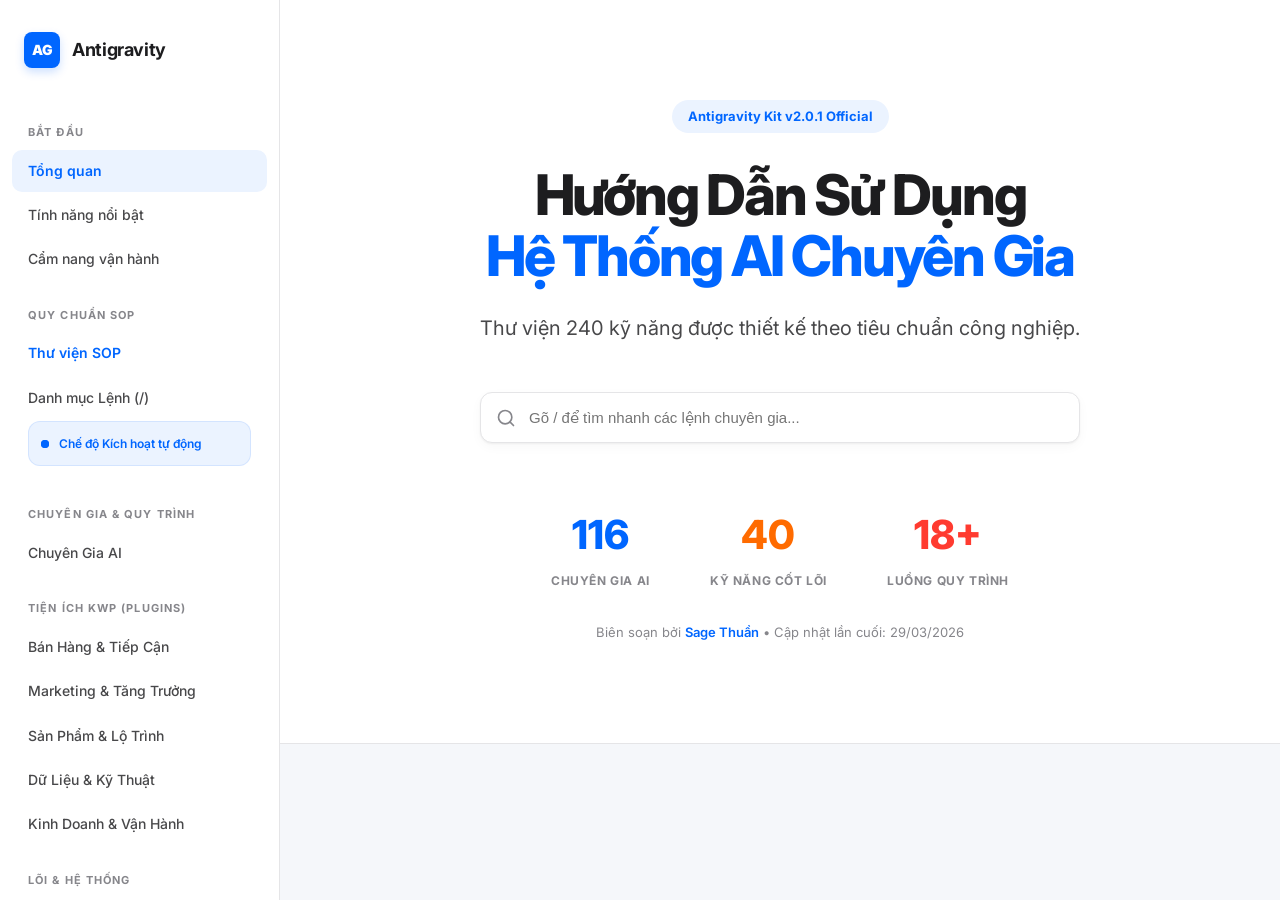
<file: index.html>
<!DOCTYPE html>
<html lang="vi">
<head>
  <meta charset="UTF-8">
  <meta name="viewport" content="width=device-width, initial-scale=1.0">
  <title>Antigravity Skills Guide — Hướng Dẫn Sử Dụng 240 Skills</title>
  
  <!-- Fonts -->
  <link rel="preconnect" href="https://fonts.googleapis.com">
  <link rel="preconnect" href="https://fonts.gstatic.com" crossorigin>
  <link href="https://fonts.googleapis.com/css2?family=Inter:wght@400;500;600;700;800&family=Plus+Jakarta+Sans:wght@700;800&family=JetBrains+Mono:wght@500;600&display=swap" rel="stylesheet">
  
  <link rel="stylesheet" href="style.css?v=1.0.2">
</head>
<body>

<div id="app-frame">
  <!-- Sidebar Navigation -->
  <!-- Sidebar Navigation -->
  <aside class="sidebar" id="sidebar">
    <div class="sidebar-logo">
      <div class="logo-box">AG</div>
      <span class="logo-text">Antigravity</span>
    </div>
    
    <nav class="sidebar-nav">

      <div class="nav-label">Bắt đầu</div>
      <a href="#hero" class="nav-link active" id="nav-hero">Tổng quan</a>
      <a href="#features" class="nav-link" id="nav-features">Tính năng nổi bật</a>
      <a href="#guide" class="nav-link" id="nav-guide">Cẩm nang vận hành</a>
      
      <div class="nav-label">Quy chuẩn SOP</div>
      <a href="#sop-library" class="nav-link" id="nav-sop-library" style="color:var(--primary); font-weight:600">Thư viện SOP</a>
      <a href="#slash-commands" class="nav-link" id="nav-slash-commands">Danh mục Lệnh (/)</a>
      
      <div class="automation-status">
        <div class="pulse-dot"></div>
        <span>Chế độ Kích hoạt tự động</span>
      </div>
      
      <div class="nav-label">Chuyên Gia & Quy Trình</div>
      <a href="#agencies" class="nav-link" id="nav-agencies">Chuyên Gia AI</a>
      
      <div class="nav-label">Tiện Ích KWP (Plugins)</div>
      <a href="#kwp-sales" class="nav-link" id="nav-kwp-sales">Bán Hàng & Tiếp Cận</a>
      <a href="#kwp-marketing" class="nav-link" id="nav-kwp-marketing">Marketing & Tăng Trưởng</a>
      <a href="#kwp-product" class="nav-link" id="nav-kwp-product">Sản Phẩm & Lộ Trình</a>
      <a href="#kwp-eng" class="nav-link" id="nav-kwp-eng">Dữ Liệu & Kỹ Thuật</a>
      <a href="#kwp-biz" class="nav-link" id="nav-kwp-biz">Kinh Doanh & Vận Hành</a>
      
      <div class="nav-label">Lõi & Hệ Thống</div>
      <a href="#tech" class="nav-link" id="nav-tech">Mẫu Kỹ Thuật</a>
      <a href="#awf" class="nav-link" id="nav-awf">Quy Trình AWF</a>
                                                                                            </nav>
  </aside>

  <!-- Main Content -->
  <main class="main">
    
    <!-- Hero Section -->
    <section class="hero js-section" id="hero">
      <div class="hero-label">Antigravity Kit v2.0.1 Official</div>
      <h1 class="hero-title">Hướng Dẫn Sử Dụng<br><span>Hệ Thống AI Chuyên Gia</span></h1>
      <p class="hero-version">
        Thư viện 240 kỹ năng được thiết kế theo tiêu chuẩn công nghiệp.
      </p>

      <!-- Search Bar Visual -->
      <div style="max-width: 600px; margin: 40px auto; position: relative;">
        <input type="text" id="searchInput" placeholder="Gõ / để tìm nhanh các lệnh chuyên gia..." style="width:100%; padding:16px 24px 16px 48px; border-radius:12px; border:1px solid var(--border); background:var(--bg-white); font-size:15px; outline:none; transition: border-color 0.2s; box-shadow: var(--shadow);">
        <svg xmlns="http://www.w3.org/2000/svg" width="20" height="20" viewBox="0 0 24 24" fill="none" stroke="var(--text-dim)" stroke-width="2" stroke-linecap="round" stroke-linejoin="round" style="position:absolute; left:16px; top:16px"><circle cx="11" cy="11" r="8"/><path d="m21 21-4.3-4.3"/></svg>
        
        <!-- Suggestions Dropdown -->
        <div id="searchSuggestions" class="suggestions-dropdown"></div>
      </div>
      
      <div class="hero-stats">
        <div class="stat-item">
          <div class="stat-value blue">116</div>
          <div class="stat-label">Chuyên Gia AI</div>
        </div>
        <div class="stat-item">
          <div class="stat-value orange">40</div>
          <div class="stat-label">Kỹ Năng Cốt Lõi</div>
        </div>
        <div class="stat-item">
          <div class="stat-value red">18+</div>
          <div class="stat-label">Luồng Quy Trình</div>
        </div>
      </div>

      <p style="font-size:13px; margin-top:32px; color:var(--text-dim)">
        Biên soạn bởi <a href="https://zalo.me/g/igkywu632" target="_blank" style="color:var(--primary); font-weight:600; text-decoration:none">Sage Thuần</a> • Cập nhật lần cuối: 29/03/2026
      </p>
    </section>

    <!-- Comparison Section -->
    <section class="content-section js-section hidden-section" id="features">
      <h2 class="section-title">Tại sao chọn Antigravity Kit?</h2>
      <table class="comparison-table">
        <thead>
          <tr>
            <th>Thách thức hiện tại</th>
            <th>Giải pháp với Antigravity</th>
          </tr>
        </thead>
        <tbody>
          <tr>
            <td class="td-no-skill">AI phản hồi hời hợt, không đúng chuyên môn sâu.</td>
            <td class="td-with-skill">Triệu hồi đúng <strong>Expert Persona</strong> (Dev, Legal, HR...) cho từng tác vụ.</td>
          </tr>
          <tr>
            <td class="td-no-skill">Mất quá nhiều thời gian để viết prompt hướng dẫn.</td>
            <td class="td-with-skill">Dùng <code>/commands</code> để kích hoạt quy trình tự động hóa 100%.</td>
          </tr>
          <tr>
            <td class="td-no-skill">Kết quả đầu ra không nhất quán, khó sử dụng ngay.</td>
            <td class="td-with-skill">Định dạng chuẩn công nghiệp (JSON, Markdown, Docs) sắc nét.</td>
          </tr>
        </tbody>
      </table>

      <div style="display:grid; grid-template-columns: 1fr 1fr; gap:20px;">
        <div class="feature-card">
          <div class="tag-badge blue">Auto-trigger</div>
          <div class="card-title">Kích hoạt thông minh</div>
          <p class="card-text">Hệ thống tự động nhận diện ý định và kích hoạt kỹ năng phù hợp mà không cần bạn phải nhớ tên lệnh.</p>
        </div>

        <div class="feature-card">
          <div class="tag-badge red">Manual Control</div>
          <div class="card-title">Lệnh điều khiển trực tiếp</div>
          <p class="card-text">Sử dụng các lệnh <code>/</code> để can thiệp sâu vào quy trình hoặc yêu cầu các tác vụ phức tạp hơn.</p>
        </div>
      </div>
    </section>

    <!-- Operating Guide Section -->
    <section class="content-section js-section hidden-section" id="guide">
      <h2 class="section-title">Cẩm nang vận hành thông minh</h2>
      
      <div style="display:grid; grid-template-columns: repeat(3, 1fr); gap:20px; margin-bottom: 40px;">
        <div class="feature-card" style="border-top: 4px solid var(--primary);">
          <div style="font-size: 24px; margin-bottom: 12px;">⚡</div>
          <div class="card-title">1. Chế độ Triệu hồi trực tiếp (Slash Commands)</div>
          <p class="card-text">Gõ <code>/</code> và tên lệnh để AI chạy đúng SOP chuẩn cho tác vụ đó. Phù hợp khi anh đã rõ mục tiêu cụ thể.</p>
        </div>

        <div class="feature-card" style="border-top: 4px solid var(--secondary);">
          <div style="font-size: 24px; margin-bottom: 12px;">🎭</div>
          <div class="card-title">2. Chế độ Nhập vai Chuyên gia (Persona)</div>
          <p class="card-text">Yêu cầu AI "Acting as [Skill Name]" để thảo luận sâu. Phù hợp khi cần tư vấn chiến lược hoặc review chuyên môn.</p>
        </div>

        <div class="feature-card" style="border-top: 4px solid var(--accent);">
          <div style="font-size: 24px; margin-bottom: 12px;">📡</div>
          <div class="card-title">3. Chế độ Kích hoạt tự động (Contextual)</div>
          <p class="card-text">Pha trò bình thường, AI sẽ tự nhận diện ý định và gọi kỹ năng ẩn bên dưới dựa trên Ngữ cảnh (Context).</p>
        </div>
      </div>

      <div style="background: var(--bg-light); padding: 30px; border-radius: 16px; border: 1px dashed var(--border);">
        <h3 style="color: var(--primary); margin-bottom: 16px; font-size: 18px;">💡 Bí kíp tối ưu hiệu quả</h3>
        <ul style="list-style: none; padding: 0;">
          <li style="margin-bottom: 12px; display: flex; align-items: start; gap: 12px;">
            <span style="color: var(--primary); font-weight: bold;">✔</span>
            <span><strong>Theo sát SOP:</strong> Luôn kiểm tra Thư viện SOP trước khi làm việc phức tạp. Nếu chưa có, gõ <code>/sop</code> để đóng gói ngay.</span>
          </li>
          <li style="margin-bottom: 12px; display: flex; align-items: start; gap: 12px;">
            <span style="color: var(--primary); font-weight: bold;">✔</span>
            <span><strong>Đa chuyên gia:</strong> Có thể kết hợp nhiều Agency cùng lúc bằng cách nêu tên các Skill cần phối hợp.</span>
          </li>
          <li style="margin-bottom: 12px; display: flex; align-items: start; gap: 12px;">
            <span style="color: var(--primary); font-weight: bold;">✔</span>
            <span><strong>Dùng Hoa tiêu:</strong> Nếu bị "stuck", gõ <code>/next</code> để AI định vị lại dự án và gợi ý hướng đi đúng.</span>
          </li>
        </ul>
      </div>
    </section>

    <!-- Slash Commands Section Placeholder -->

    <section class="content-section js-section hidden-section" id="sop-library">
      <h2 class="section-title">Thư viện Quy trình vận hành (SOP) (1)</h2>
      <div class="data-table-wrap">
        <div class="data-table-header">
          <div>Tên Quy trình</div>
          <div>Loại</div>
          <div>Mô tả quy trình</div>
        </div>

        <div class="data-row" id="sop-02_Ky_Thuat/Bao_cao_Tien_do_Du_an">
          <div class="col-label"><a href="file:///D:/brain/sops/02_Ky_Thuat/Bao_cao_Tien_do_Du_an.md" target="_blank"><code>02_Ky_Thuat/Bao_cao_Tien_do_Du_an</code></a></div>
          <div class="col-meta">SOP</div>
          <div class="col-value">Quy trình vận hành chuẩn cho 02_Ky_Thuat/Bao_cao_Tien_do_Du_an</div>
        </div>
      </div>
    </section>    <section class="content-section js-section hidden-section" id="slash-commands">
      <h2 class="section-title">Danh Sách Lệnh Nhanh (/) (22)</h2>
      <div class="data-table-wrap">
        <div class="data-table-header">
          <div>Lệnh / Phím tắt</div>
          <div>Loại</div>
          <div>Chức năng và cách dùng</div>
        </div>

        <div class="data-row" id="command-init">
          <div class="col-label"><code style="background:var(--primary-light); color:var(--primary)">/init</code></div>
          <div class="col-meta">Command</div>
          <div class="col-value"><strong>Khởi tạo dự án mới</strong><br><span style="font-size:12px; color:var(--text-dim)">Khởi tạo dự án mới, cài đặt môi trường và cấu trúc folder ban đầu.</span></div>
        </div>
        <div class="data-row" id="command-brainstorm">
          <div class="col-label"><code style="background:var(--primary-light); color:var(--primary)">/brainstorm</code></div>
          <div class="col-meta">Command</div>
          <div class="col-value"><strong>Động não</strong><br><span style="font-size:12px; color:var(--text-dim)">Động não, thảo luận ý tưởng, nghiên cứu giải pháp trước khi bắt tay làm.</span></div>
        </div>
        <div class="data-row" id="command-plan">
          <div class="col-label"><code style="background:var(--primary-light); color:var(--primary)">/plan</code></div>
          <div class="col-meta">Command</div>
          <div class="col-value"><strong>Lập kế hoạch chi tiết</strong><br><span style="font-size:12px; color:var(--text-dim)">Lập kế hoạch chi tiết, phân rã công việc thành các task nhỏ và định rõ mục tiêu.</span></div>
        </div>
        <div class="data-row" id="command-design">
          <div class="col-label"><code style="background:var(--primary-light); color:var(--primary)">/design</code></div>
          <div class="col-meta">Command</div>
          <div class="col-value"><strong>Thiết kế kỹ thuật: sơ đồ DB</strong><br><span style="font-size:12px; color:var(--text-dim)">Thiết kế kỹ thuật: sơ đồ DB, logic API, luồng xử lý và kiến trúc hệ thống.</span></div>
        </div>
        <div class="data-row" id="command-visualize">
          <div class="col-label"><code style="background:var(--primary-light); color:var(--primary)">/visualize</code></div>
          <div class="col-meta">Command</div>
          <div class="col-value"><strong>Thiết kế UI/UX mockup</strong><br><span style="font-size:12px; color:var(--text-dim)">Thiết kế UI/UX mockup, tạo hình ảnh giao diện phác thảo để hình dung sản phẩm.</span></div>
        </div>
        <div class="data-row" id="command-code">
          <div class="col-label"><code style="background:var(--primary-light); color:var(--primary)">/code</code></div>
          <div class="col-meta">Command</div>
          <div class="col-value"><strong>Bắt đầu viết code dựa trên Spec và thiết kế đã thống nhất.</strong><br><span style="font-size:12px; color:var(--text-dim)">Bắt đầu viết code dựa trên Spec và thiết kế đã thống nhất.</span></div>
        </div>
        <div class="data-row" id="command-run">
          <div class="col-label"><code style="background:var(--primary-light); color:var(--primary)">/run</code></div>
          <div class="col-meta">Command</div>
          <div class="col-value"><strong>Chạy thử ứng dụng trong môi trường local để kiểm tra chức năng.</strong><br><span style="font-size:12px; color:var(--text-dim)">Chạy thử ứng dụng trong môi trường local để kiểm tra chức năng.</span></div>
        </div>
        <div class="data-row" id="command-debug">
          <div class="col-label"><code style="background:var(--primary-light); color:var(--primary)">/debug</code></div>
          <div class="col-meta">Command</div>
          <div class="col-value"><strong>Truy tìm và sửa lỗi khi hệ thống gặp trục trặc hoặc không chạy đúng ý.</strong><br><span style="font-size:12px; color:var(--text-dim)">Truy tìm và sửa lỗi khi hệ thống gặp trục trặc hoặc không chạy đúng ý.</span></div>
        </div>
        <div class="data-row" id="command-test">
          <div class="col-label"><code style="background:var(--primary-light); color:var(--primary)">/test</code></div>
          <div class="col-meta">Command</div>
          <div class="col-value"><strong>Thực hiện kiểm thử Unit Test</strong><br><span style="font-size:12px; color:var(--text-dim)">Thực hiện kiểm thử Unit Test, E2E để đảm bảo chất lượng code và logic.</span></div>
        </div>
        <div class="data-row" id="command-audit">
          <div class="col-label"><code style="background:var(--primary-light); color:var(--primary)">/audit</code></div>
          <div class="col-meta">Command</div>
          <div class="col-value"><strong>Kiểm tra bảo mật và tối ưu hóa code theo các tiêu chuẩn vận hành.</strong><br><span style="font-size:12px; color:var(--text-dim)">Kiểm tra bảo mật và tối ưu hóa code theo các tiêu chuẩn vận hành.</span></div>
        </div>
        <div class="data-row" id="command-deploy">
          <div class="col-label"><code style="background:var(--primary-light); color:var(--primary)">/deploy</code></div>
          <div class="col-meta">Command</div>
          <div class="col-value"><strong>Triển khai mã nguồn lên môi trường Production (Vercel</strong><br><span style="font-size:12px; color:var(--text-dim)">Triển khai mã nguồn lên môi trường Production (Vercel, Cloudflare, VPS).</span></div>
        </div>
        <div class="data-row" id="command-next">
          <div class="col-label"><code style="background:var(--primary-light); color:var(--primary)">/next</code></div>
          <div class="col-meta">Command</div>
          <div class="col-value"><strong>Hỏi AI bước tiếp theo cần làm gì khi bạn cảm thấy bị tắc hoặc cần gợi ý.</strong><br><span style="font-size:12px; color:var(--text-dim)">Hỏi AI bước tiếp theo cần làm gì khi bạn cảm thấy bị tắc hoặc cần gợi ý.</span></div>
        </div>
        <div class="data-row" id="command-recap">
          <div class="col-label"><code style="background:var(--primary-light); color:var(--primary)">/recap</code></div>
          <div class="col-meta">Command</div>
          <div class="col-value"><strong>Tóm tắt lại toàn bộ tiến độ dự án để khôi phục ngữ cảnh làm việc.</strong><br><span style="font-size:12px; color:var(--text-dim)">Tóm tắt lại toàn bộ tiến độ dự án để khôi phục ngữ cảnh làm việc.</span></div>
        </div>
        <div class="data-row" id="command-help">
          <div class="col-label"><code style="background:var(--primary-light); color:var(--primary)">/help</code></div>
          <div class="col-meta">Command</div>
          <div class="col-value"><strong>Trợ giúp và hướng dẫn sử dụng các lệnh hoặc công cụ trong hệ thống.</strong><br><span style="font-size:12px; color:var(--text-dim)">Trợ giúp và hướng dẫn sử dụng các lệnh hoặc công cụ trong hệ thống.</span></div>
        </div>
        <div class="data-row" id="command-customize">
          <div class="col-label"><code style="background:var(--primary-light); color:var(--primary)">/customize</code></div>
          <div class="col-meta">Command</div>
          <div class="col-value"><strong>Cá nhân hóa AI</strong><br><span style="font-size:12px; color:var(--text-dim)">Cá nhân hóa AI, điều chỉnh tính cách và phong cách làm việc của trợ lý.</span></div>
        </div>
        <div class="data-row" id="command-refactor">
          <div class="col-label"><code style="background:var(--primary-light); color:var(--primary)">/refactor</code></div>
          <div class="col-meta">Command</div>
          <div class="col-value"><strong>Làm sạch và tối ưu hóa lại code hiện có mà không làm thay đổi tính năng.</strong><br><span style="font-size:12px; color:var(--text-dim)">Làm sạch và tối ưu hóa lại code hiện có mà không làm thay đổi tính năng.</span></div>
        </div>
        <div class="data-row" id="command-review">
          <div class="col-label"><code style="background:var(--primary-light); color:var(--primary)">/review</code></div>
          <div class="col-meta">Command</div>
          <div class="col-value"><strong>Tổng quan lại toàn bộ dự án trước khi bàn giao hoặc kết thúc session.</strong><br><span style="font-size:12px; color:var(--text-dim)">Tổng quan lại toàn bộ dự án trước khi bàn giao hoặc kết thúc session.</span></div>
        </div>
        <div class="data-row" id="command-save-brain">
          <div class="col-label"><code style="background:var(--primary-light); color:var(--primary)">/save-brain</code></div>
          <div class="col-meta">Command</div>
          <div class="col-value"><strong>Lưu lại các kiến thức quan trọng của dự án vào bộ nhớ Eternal Context.</strong><br><span style="font-size:12px; color:var(--text-dim)">Lưu lại các kiến thức quan trọng của dự án vào bộ nhớ Eternal Context.</span></div>
        </div>
        <div class="data-row" id="command-rollback">
          <div class="col-label"><code style="background:var(--primary-light); color:var(--primary)">/rollback</code></div>
          <div class="col-meta">Command</div>
          <div class="col-value"><strong>Quay lại phiên bản trước đó nếu bản cập nhật mới gặp lỗi nghiêm trọng.</strong><br><span style="font-size:12px; color:var(--text-dim)">Quay lại phiên bản trước đó nếu bản cập nhật mới gặp lỗi nghiêm trọng.</span></div>
        </div>
        <div class="data-row" id="command-awf-update">
          <div class="col-label"><code style="background:var(--primary-light); color:var(--primary)">/awf-update</code></div>
          <div class="col-meta">Command</div>
          <div class="col-value"><strong>Cập nhật hệ thống AWF lên phiên bản mới nhất từ Cloud.</strong><br><span style="font-size:12px; color:var(--text-dim)">Cập nhật hệ thống AWF lên phiên bản mới nhất từ Cloud.</span></div>
        </div>
        <div class="data-row" id="command-cloudflare-tunnel">
          <div class="col-label"><code style="background:var(--primary-light); color:var(--primary)">/cloudflare-tunnel</code></div>
          <div class="col-meta">Command</div>
          <div class="col-value"><strong>Quản lý Tunnel Cloudflare để public web từ local ra internet.</strong><br><span style="font-size:12px; color:var(--text-dim)">Quản lý Tunnel Cloudflare để public web từ local ra internet.</span></div>
        </div>
        <div class="data-row" id="command-sop">
          <div class="col-label"><code style="background:var(--primary-light); color:var(--primary)">/sop</code></div>
          <div class="col-meta">Command</div>
          <div class="col-value"><strong>Xây dựng và đóng gói quy trình vận hành tiêu chuẩn theo Framework v2.0.</strong><br><span style="font-size:12px; color:var(--text-dim)">Xây dựng và đóng gói quy trình vận hành tiêu chuẩn theo Framework v2.0.</span></div>
        </div>
      </div>
    </section>    <section class="content-section js-section hidden-section" id="agencies">
      <h2 class="section-title">Hệ Thống Chuyên Gia AI (Personas) (116)</h2>
      <div class="data-table-wrap">
        <div class="data-table-header">
          <div>Skill ID / Name</div>
          <div>Loại</div>
          <div>Mô tả chức năng</div>
        </div>

        <div class="data-row" id="skill-agency-accessibility-auditor">
          <div class="col-label"><code>agency-accessibility-auditor</code></div>
          <div class="col-meta">Agent</div>
          <div class="col-value">Chuyên gia tiếp cận (accessibility) chuyên kiểm tra giao diện theo chuẩn WCAG</div>
        </div>
        <div class="data-row" id="skill-agency-account-strategist">
          <div class="col-label"><code>agency-account-strategist</code></div>
          <div class="col-meta">Agent</div>
          <div class="col-value">Hệ thống AI chuyên trách (Chiến lược Khách hàng) hỗ trợ doanh nghiệp thực hiện các nhiệm vụ chuyên sâu về account strategist.</div>
        </div>
        <div class="data-row" id="skill-agency-accounts-payable-agent">
          <div class="col-label"><code>agency-accounts-payable-agent</code></div>
          <div class="col-meta">Agent</div>
          <div class="col-value">Hệ thống AI chuyên trách (Đại lý Thanh toán) hỗ trợ doanh nghiệp thực hiện các nhiệm vụ chuyên sâu về accounts payable agent.</div>
        </div>
        <div class="data-row" id="skill-agency-ad-creative-strategist">
          <div class="col-label"><code>agency-ad-creative-strategist</code></div>
          <div class="col-meta">Agent</div>
          <div class="col-value">Hệ thống AI chuyên trách (Sáng tạo Quảng cáo) hỗ trợ doanh nghiệp thực hiện các nhiệm vụ chuyên sâu về ad creative strategist.</div>
        </div>
        <div class="data-row" id="skill-agency-agentic-identity-trust-architect">
          <div class="col-label"><code>agency-agentic-identity-trust-architect</code></div>
          <div class="col-meta">Agent</div>
          <div class="col-value">Hệ thống AI chuyên trách (Agentic Identity Trust Architect) hỗ trợ doanh nghiệp thực hiện các nhiệm vụ chuyên sâu về agentic identity trust architect.</div>
        </div>
        <div class="data-row" id="skill-agency-agents-orchestrator">
          <div class="col-label"><code>agency-agents-orchestrator</code></div>
          <div class="col-meta">Agent</div>
          <div class="col-value">Hệ thống AI chuyên trách (Agents Orchestrator) hỗ trợ doanh nghiệp thực hiện các nhiệm vụ chuyên sâu về agents orchestrator.</div>
        </div>
        <div class="data-row" id="skill-agency-ai-data-remediation-engineer">
          <div class="col-label"><code>agency-ai-data-remediation-engineer</code></div>
          <div class="col-meta">Agent</div>
          <div class="col-value">Hệ thống AI chuyên trách (Ai Data Remediation Engineer) hỗ trợ doanh nghiệp thực hiện các nhiệm vụ chuyên sâu về ai data remediation engineer.</div>
        </div>
        <div class="data-row" id="skill-agency-ai-engineer">
          <div class="col-label"><code>agency-ai-engineer</code></div>
          <div class="col-meta">Agent</div>
          <div class="col-value">Hệ thống AI chuyên trách (Kỹ sư AI) hỗ trợ doanh nghiệp thực hiện các nhiệm vụ chuyên sâu về ai engineer.</div>
        </div>
        <div class="data-row" id="skill-agency-analytics-reporter">
          <div class="col-label"><code>agency-analytics-reporter</code></div>
          <div class="col-meta">Agent</div>
          <div class="col-value">Hệ thống AI chuyên trách (Analytics Reporter) hỗ trợ doanh nghiệp thực hiện các nhiệm vụ chuyên sâu về analytics reporter.</div>
        </div>
        <div class="data-row" id="skill-agency-api-tester">
          <div class="col-label"><code>agency-api-tester</code></div>
          <div class="col-meta">Agent</div>
          <div class="col-value">Hệ thống AI chuyên trách (Api Tester) hỗ trợ doanh nghiệp thực hiện các nhiệm vụ chuyên sâu về api tester.</div>
        </div>
        <div class="data-row" id="skill-agency-app-store-optimizer">
          <div class="col-label"><code>agency-app-store-optimizer</code></div>
          <div class="col-meta">Agent</div>
          <div class="col-value">Hệ thống AI chuyên trách (App Store Optimizer) hỗ trợ doanh nghiệp thực hiện các nhiệm vụ chuyên sâu về app store optimizer.</div>
        </div>
        <div class="data-row" id="skill-agency-automation-governance-architect">
          <div class="col-label"><code>agency-automation-governance-architect</code></div>
          <div class="col-meta">Agent</div>
          <div class="col-value">Hệ thống AI chuyên trách (Automation Governance Architect) hỗ trợ doanh nghiệp thực hiện các nhiệm vụ chuyên sâu về automation governance architect.</div>
        </div>
        <div class="data-row" id="skill-agency-autonomous-optimization-architect">
          <div class="col-label"><code>agency-autonomous-optimization-architect</code></div>
          <div class="col-meta">Agent</div>
          <div class="col-value">Hệ thống AI chuyên trách (Autonomous Optimization Architect) hỗ trợ doanh nghiệp thực hiện các nhiệm vụ chuyên sâu về autonomous optimization architect.</div>
        </div>
        <div class="data-row" id="skill-agency-backend-architect">
          <div class="col-label"><code>agency-backend-architect</code></div>
          <div class="col-meta">Agent</div>
          <div class="col-value">Kiến trúc sư hệ thống backend cấp cao, chuyên về thiết kế hệ thống mở rộng</div>
        </div>
        <div class="data-row" id="skill-agency-behavioral-nudge-engine">
          <div class="col-label"><code>agency-behavioral-nudge-engine</code></div>
          <div class="col-meta">Agent</div>
          <div class="col-value">Hệ thống AI chuyên trách (Behavioral Nudge Engine) hỗ trợ doanh nghiệp thực hiện các nhiệm vụ chuyên sâu về behavioral nudge engine.</div>
        </div>
        <div class="data-row" id="skill-agency-blockchain-security-auditor">
          <div class="col-label"><code>agency-blockchain-security-auditor</code></div>
          <div class="col-meta">Agent</div>
          <div class="col-value">Hệ thống AI chuyên trách (Blockchain Security Auditor) hỗ trợ doanh nghiệp thực hiện các nhiệm vụ chuyên sâu về blockchain security auditor.</div>
        </div>
        <div class="data-row" id="skill-agency-book-co-author">
          <div class="col-label"><code>agency-book-co-author</code></div>
          <div class="col-meta">Agent</div>
          <div class="col-value">Hệ thống AI chuyên trách (Book Co Author) hỗ trợ doanh nghiệp thực hiện các nhiệm vụ chuyên sâu về book co author.</div>
        </div>
        <div class="data-row" id="skill-agency-brand-guardian">
          <div class="col-label"><code>agency-brand-guardian</code></div>
          <div class="col-meta">Agent</div>
          <div class="col-value">Hệ thống AI chuyên trách (Brand Guardian) hỗ trợ doanh nghiệp thực hiện các nhiệm vụ chuyên sâu về brand guardian.</div>
        </div>
        <div class="data-row" id="skill-agency-carousel-growth-engine">
          <div class="col-label"><code>agency-carousel-growth-engine</code></div>
          <div class="col-meta">Agent</div>
          <div class="col-value">Hệ thống AI chuyên trách (Carousel Growth Engine) hỗ trợ doanh nghiệp thực hiện các nhiệm vụ chuyên sâu về carousel growth engine.</div>
        </div>
        <div class="data-row" id="skill-agency-code-reviewer">
          <div class="col-label"><code>agency-code-reviewer</code></div>
          <div class="col-meta">Agent</div>
          <div class="col-value">Hệ thống AI chuyên trách (Code Reviewer) hỗ trợ doanh nghiệp thực hiện các nhiệm vụ chuyên sâu về code reviewer.</div>
        </div>
        <div class="data-row" id="skill-agency-compliance-auditor">
          <div class="col-label"><code>agency-compliance-auditor</code></div>
          <div class="col-meta">Agent</div>
          <div class="col-value">Hệ thống AI chuyên trách (Compliance Auditor) hỗ trợ doanh nghiệp thực hiện các nhiệm vụ chuyên sâu về compliance auditor.</div>
        </div>
        <div class="data-row" id="skill-agency-content-creator">
          <div class="col-label"><code>agency-content-creator</code></div>
          <div class="col-meta">Agent</div>
          <div class="col-value">Chuyên gia chiến lược và sáng tạo nội dung</div>
        </div>
        <div class="data-row" id="skill-agency-corporate-training-designer">
          <div class="col-label"><code>agency-corporate-training-designer</code></div>
          <div class="col-meta">Agent</div>
          <div class="col-value">Hệ thống AI chuyên trách (Corporate Training Designer) hỗ trợ doanh nghiệp thực hiện các nhiệm vụ chuyên sâu về corporate training designer.</div>
        </div>
        <div class="data-row" id="skill-agency-cultural-intelligence-strategist">
          <div class="col-label"><code>agency-cultural-intelligence-strategist</code></div>
          <div class="col-meta">Agent</div>
          <div class="col-value">Hệ thống AI chuyên trách (Cultural Intelligence Strategist) hỗ trợ doanh nghiệp thực hiện các nhiệm vụ chuyên sâu về cultural intelligence strategist.</div>
        </div>
        <div class="data-row" id="skill-agency-data-consolidation-agent">
          <div class="col-label"><code>agency-data-consolidation-agent</code></div>
          <div class="col-meta">Agent</div>
          <div class="col-value">Hệ thống AI chuyên trách (Data Consolidation Agent) hỗ trợ doanh nghiệp thực hiện các nhiệm vụ chuyên sâu về data consolidation agent.</div>
        </div>
        <div class="data-row" id="skill-agency-data-engineer">
          <div class="col-label"><code>agency-data-engineer</code></div>
          <div class="col-meta">Agent</div>
          <div class="col-value">Hệ thống AI chuyên trách (Kỹ sư Dữ liệu) hỗ trợ doanh nghiệp thực hiện các nhiệm vụ chuyên sâu về data engineer.</div>
        </div>
        <div class="data-row" id="skill-agency-database-optimizer">
          <div class="col-label"><code>agency-database-optimizer</code></div>
          <div class="col-meta">Agent</div>
          <div class="col-value">Hệ thống AI chuyên trách (Database Optimizer) hỗ trợ doanh nghiệp thực hiện các nhiệm vụ chuyên sâu về database optimizer.</div>
        </div>
        <div class="data-row" id="skill-agency-deal-strategist">
          <div class="col-label"><code>agency-deal-strategist</code></div>
          <div class="col-meta">Agent</div>
          <div class="col-value">Hệ thống AI chuyên trách (Deal Strategist) hỗ trợ doanh nghiệp thực hiện các nhiệm vụ chuyên sâu về deal strategist.</div>
        </div>
        <div class="data-row" id="skill-agency-developer-advocate">
          <div class="col-label"><code>agency-developer-advocate</code></div>
          <div class="col-meta">Agent</div>
          <div class="col-value">Chuyên gia quan hệ lập trình viên (DevRel) chuyên xây dựng cộng đồng</div>
        </div>
        <div class="data-row" id="skill-agency-devops-automator">
          <div class="col-label"><code>agency-devops-automator</code></div>
          <div class="col-meta">Agent</div>
          <div class="col-value">Kỹ sư DevOps chuyên về tự động hóa hạ tầng và CI/CD</div>
        </div>
        <div class="data-row" id="skill-agency-discovery-coach">
          <div class="col-label"><code>agency-discovery-coach</code></div>
          <div class="col-meta">Agent</div>
          <div class="col-value">Hệ thống AI chuyên trách (Discovery Coach) hỗ trợ doanh nghiệp thực hiện các nhiệm vụ chuyên sâu về discovery coach.</div>
        </div>
        <div class="data-row" id="skill-agency-document-generator">
          <div class="col-label"><code>agency-document-generator</code></div>
          <div class="col-meta">Agent</div>
          <div class="col-value">Hệ thống AI chuyên trách (Document Generator) hỗ trợ doanh nghiệp thực hiện các nhiệm vụ chuyên sâu về document generator.</div>
        </div>
        <div class="data-row" id="skill-agency-embedded-firmware-engineer">
          <div class="col-label"><code>agency-embedded-firmware-engineer</code></div>
          <div class="col-meta">Agent</div>
          <div class="col-value">Hệ thống AI chuyên trách (Embedded Firmware Engineer) hỗ trợ doanh nghiệp thực hiện các nhiệm vụ chuyên sâu về embedded firmware engineer.</div>
        </div>
        <div class="data-row" id="skill-agency-evidence-collector">
          <div class="col-label"><code>agency-evidence-collector</code></div>
          <div class="col-meta">Agent</div>
          <div class="col-value">Hệ thống AI chuyên trách (Evidence Collector) hỗ trợ doanh nghiệp thực hiện các nhiệm vụ chuyên sâu về evidence collector.</div>
        </div>
        <div class="data-row" id="skill-agency-executive-summary-generator">
          <div class="col-label"><code>agency-executive-summary-generator</code></div>
          <div class="col-meta">Agent</div>
          <div class="col-value">Hệ thống AI chuyên trách (Executive Summary Generator) hỗ trợ doanh nghiệp thực hiện các nhiệm vụ chuyên sâu về executive summary generator.</div>
        </div>
        <div class="data-row" id="skill-agency-experiment-tracker">
          <div class="col-label"><code>agency-experiment-tracker</code></div>
          <div class="col-meta">Agent</div>
          <div class="col-value">Hệ thống AI chuyên trách (Experiment Tracker) hỗ trợ doanh nghiệp thực hiện các nhiệm vụ chuyên sâu về experiment tracker.</div>
        </div>
        <div class="data-row" id="skill-agency-feedback-synthesizer">
          <div class="col-label"><code>agency-feedback-synthesizer</code></div>
          <div class="col-meta">Agent</div>
          <div class="col-value">Hệ thống AI chuyên trách (Feedback Synthesizer) hỗ trợ doanh nghiệp thực hiện các nhiệm vụ chuyên sâu về feedback synthesizer.</div>
        </div>
        <div class="data-row" id="skill-agency-finance-tracker">
          <div class="col-label"><code>agency-finance-tracker</code></div>
          <div class="col-meta">Agent</div>
          <div class="col-value">Hệ thống AI chuyên trách (Finance Tracker) hỗ trợ doanh nghiệp thực hiện các nhiệm vụ chuyên sâu về finance tracker.</div>
        </div>
        <div class="data-row" id="skill-agency-frontend-developer">
          <div class="col-label"><code>agency-frontend-developer</code></div>
          <div class="col-meta">Agent</div>
          <div class="col-value">Lập trình viên frontend chuyên nghiệp với các công nghệ web hiện đại</div>
        </div>
        <div class="data-row" id="skill-agency-game-audio-engineer">
          <div class="col-label"><code>agency-game-audio-engineer</code></div>
          <div class="col-meta">Agent</div>
          <div class="col-value">Hệ thống AI chuyên trách (Game Audio Engineer) hỗ trợ doanh nghiệp thực hiện các nhiệm vụ chuyên sâu về game audio engineer.</div>
        </div>
        <div class="data-row" id="skill-agency-game-designer">
          <div class="col-label"><code>agency-game-designer</code></div>
          <div class="col-meta">Agent</div>
          <div class="col-value">Hệ thống AI chuyên trách (Game Designer) hỗ trợ doanh nghiệp thực hiện các nhiệm vụ chuyên sâu về game designer.</div>
        </div>
        <div class="data-row" id="skill-agency-git-workflow-master">
          <div class="col-label"><code>agency-git-workflow-master</code></div>
          <div class="col-meta">Agent</div>
          <div class="col-value">Hệ thống AI chuyên trách (Git Workflow Master) hỗ trợ doanh nghiệp thực hiện các nhiệm vụ chuyên sâu về git workflow master.</div>
        </div>
        <div class="data-row" id="skill-agency-government-digital-presales-consultant">
          <div class="col-label"><code>agency-government-digital-presales-consultant</code></div>
          <div class="col-meta">Agent</div>
          <div class="col-value">Hệ thống AI chuyên trách (Government Digital Presales Consultant) hỗ trợ doanh nghiệp thực hiện các nhiệm vụ chuyên sâu về government digital presales consultant.</div>
        </div>
        <div class="data-row" id="skill-agency-growth-hacker">
          <div class="col-label"><code>agency-growth-hacker</code></div>
          <div class="col-meta">Agent</div>
          <div class="col-value">Hệ thống AI chuyên trách (Tăng trưởng (Growth)) hỗ trợ doanh nghiệp thực hiện các nhiệm vụ chuyên sâu về growth hacker.</div>
        </div>
        <div class="data-row" id="skill-agency-healthcare-marketing-compliance-specialist">
          <div class="col-label"><code>agency-healthcare-marketing-compliance-specialist</code></div>
          <div class="col-meta">Agent</div>
          <div class="col-value">- Legitimate health supplements must obtain registration approval from SAMR or complete filing, and display the "Blue Hat" (baojian shipin zhuanyong biaozhì — the official health supplement mark)</div>
        </div>
        <div class="data-row" id="skill-agency-identity-graph-operator">
          <div class="col-label"><code>agency-identity-graph-operator</code></div>
          <div class="col-meta">Agent</div>
          <div class="col-value">Hệ thống AI chuyên trách (Identity Graph Operator) hỗ trợ doanh nghiệp thực hiện các nhiệm vụ chuyên sâu về identity graph operator.</div>
        </div>
        <div class="data-row" id="skill-agency-image-prompt-engineer">
          <div class="col-label"><code>agency-image-prompt-engineer</code></div>
          <div class="col-meta">Agent</div>
          <div class="col-value">Hệ thống AI chuyên trách (Image Prompt Engineer) hỗ trợ doanh nghiệp thực hiện các nhiệm vụ chuyên sâu về image prompt engineer.</div>
        </div>
        <div class="data-row" id="skill-agency-incident-response-commander">
          <div class="col-label"><code>agency-incident-response-commander</code></div>
          <div class="col-meta">Agent</div>
          <div class="col-value">Hệ thống AI chuyên trách (Incident Response Commander) hỗ trợ doanh nghiệp thực hiện các nhiệm vụ chuyên sâu về incident response commander.</div>
        </div>
        <div class="data-row" id="skill-agency-inclusive-visuals-specialist">
          <div class="col-label"><code>agency-inclusive-visuals-specialist</code></div>
          <div class="col-meta">Agent</div>
          <div class="col-value">Hệ thống AI chuyên trách (Inclusive Visuals Specialist) hỗ trợ doanh nghiệp thực hiện các nhiệm vụ chuyên sâu về inclusive visuals specialist.</div>
        </div>
        <div class="data-row" id="skill-agency-infrastructure-maintainer">
          <div class="col-label"><code>agency-infrastructure-maintainer</code></div>
          <div class="col-meta">Agent</div>
          <div class="col-value">Hệ thống AI chuyên trách (Infrastructure Maintainer) hỗ trợ doanh nghiệp thực hiện các nhiệm vụ chuyên sâu về infrastructure maintainer.</div>
        </div>
        <div class="data-row" id="skill-agency-instagram-curator">
          <div class="col-label"><code>agency-instagram-curator</code></div>
          <div class="col-meta">Agent</div>
          <div class="col-value">Hệ thống AI chuyên trách (Instagram Curator) hỗ trợ doanh nghiệp thực hiện các nhiệm vụ chuyên sâu về instagram curator.</div>
        </div>
        <div class="data-row" id="skill-agency-jira-workflow-steward">
          <div class="col-label"><code>agency-jira-workflow-steward</code></div>
          <div class="col-meta">Agent</div>
          <div class="col-value">Hệ thống AI chuyên trách (Jira Workflow Steward) hỗ trợ doanh nghiệp thực hiện các nhiệm vụ chuyên sâu về jira workflow steward.</div>
        </div>
        <div class="data-row" id="skill-agency-legal-compliance-checker">
          <div class="col-label"><code>agency-legal-compliance-checker</code></div>
          <div class="col-meta">Agent</div>
          <div class="col-value">Hệ thống AI chuyên trách (Legal Compliance Checker) hỗ trợ doanh nghiệp thực hiện các nhiệm vụ chuyên sâu về legal compliance checker.</div>
        </div>
        <div class="data-row" id="skill-agency-level-designer">
          <div class="col-label"><code>agency-level-designer</code></div>
          <div class="col-meta">Agent</div>
          <div class="col-value">Hệ thống AI chuyên trách (Level Designer) hỗ trợ doanh nghiệp thực hiện các nhiệm vụ chuyên sâu về level designer.</div>
        </div>
        <div class="data-row" id="skill-agency-linkedin-content-creator">
          <div class="col-label"><code>agency-linkedin-content-creator</code></div>
          <div class="col-meta">Agent</div>
          <div class="col-value">Hệ thống AI chuyên trách (Linkedin Content Creator) hỗ trợ doanh nghiệp thực hiện các nhiệm vụ chuyên sâu về linkedin content creator.</div>
        </div>
        <div class="data-row" id="skill-agency-livestream-commerce-coach">
          <div class="col-label"><code>agency-livestream-commerce-coach</code></div>
          <div class="col-meta">Agent</div>
          <div class="col-value">Hệ thống AI chuyên trách (Livestream Commerce Coach) hỗ trợ doanh nghiệp thực hiện các nhiệm vụ chuyên sâu về livestream commerce coach.</div>
        </div>
        <div class="data-row" id="skill-agency-lsp-index-engineer">
          <div class="col-label"><code>agency-lsp-index-engineer</code></div>
          <div class="col-meta">Agent</div>
          <div class="col-value">Hệ thống AI chuyên trách (Lsp Index Engineer) hỗ trợ doanh nghiệp thực hiện các nhiệm vụ chuyên sâu về lsp index engineer.</div>
        </div>
        <div class="data-row" id="skill-agency-macos-spatial-metal-engineer">
          <div class="col-label"><code>agency-macos-spatial-metal-engineer</code></div>
          <div class="col-meta">Agent</div>
          <div class="col-value">Hệ thống AI chuyên trách (Macos Spatial Metal Engineer) hỗ trợ doanh nghiệp thực hiện các nhiệm vụ chuyên sâu về macos spatial metal engineer.</div>
        </div>
        <div class="data-row" id="skill-agency-mcp-builder">
          <div class="col-label"><code>agency-mcp-builder</code></div>
          <div class="col-meta">Agent</div>
          <div class="col-value">Chuyên gia phát triển Giao thức Ngữ cảnh Mô hình (MCP) - thiết kế và xây dựng server.</div>
        </div>
        <div class="data-row" id="skill-agency-mobile-app-builder">
          <div class="col-label"><code>agency-mobile-app-builder</code></div>
          <div class="col-meta">Agent</div>
          <div class="col-value">Hệ thống AI chuyên trách (Mobile App Builder) hỗ trợ doanh nghiệp thực hiện các nhiệm vụ chuyên sâu về mobile app builder.</div>
        </div>
        <div class="data-row" id="skill-agency-model-qa-specialist">
          <div class="col-label"><code>agency-model-qa-specialist</code></div>
          <div class="col-meta">Agent</div>
          <div class="col-value">Hệ thống AI chuyên trách (Model Qa Specialist) hỗ trợ doanh nghiệp thực hiện các nhiệm vụ chuyên sâu về model qa specialist.</div>
        </div>
        <div class="data-row" id="skill-agency-narrative-designer">
          <div class="col-label"><code>agency-narrative-designer</code></div>
          <div class="col-meta">Agent</div>
          <div class="col-value">Hệ thống AI chuyên trách (Narrative Designer) hỗ trợ doanh nghiệp thực hiện các nhiệm vụ chuyên sâu về narrative designer.</div>
        </div>
        <div class="data-row" id="skill-agency-outbound-strategist">
          <div class="col-label"><code>agency-outbound-strategist</code></div>
          <div class="col-meta">Agent</div>
          <div class="col-value">Hệ thống AI chuyên trách (Outbound Strategist) hỗ trợ doanh nghiệp thực hiện các nhiệm vụ chuyên sâu về outbound strategist.</div>
        </div>
        <div class="data-row" id="skill-agency-paid-media-auditor">
          <div class="col-label"><code>agency-paid-media-auditor</code></div>
          <div class="col-meta">Agent</div>
          <div class="col-value">Hệ thống AI chuyên trách (Paid Media Auditor) hỗ trợ doanh nghiệp thực hiện các nhiệm vụ chuyên sâu về paid media auditor.</div>
        </div>
        <div class="data-row" id="skill-agency-paid-social-strategist">
          <div class="col-label"><code>agency-paid-social-strategist</code></div>
          <div class="col-meta">Agent</div>
          <div class="col-value">Hệ thống AI chuyên trách (Paid Social Strategist) hỗ trợ doanh nghiệp thực hiện các nhiệm vụ chuyên sâu về paid social strategist.</div>
        </div>
        <div class="data-row" id="skill-agency-performance-benchmarker">
          <div class="col-label"><code>agency-performance-benchmarker</code></div>
          <div class="col-meta">Agent</div>
          <div class="col-value">Hệ thống AI chuyên trách (Performance Benchmarker) hỗ trợ doanh nghiệp thực hiện các nhiệm vụ chuyên sâu về performance benchmarker.</div>
        </div>
        <div class="data-row" id="skill-agency-pipeline-analyst">
          <div class="col-label"><code>agency-pipeline-analyst</code></div>
          <div class="col-meta">Agent</div>
          <div class="col-value">Hệ thống AI chuyên trách (Pipeline Analyst) hỗ trợ doanh nghiệp thực hiện các nhiệm vụ chuyên sâu về pipeline analyst.</div>
        </div>
        <div class="data-row" id="skill-agency-podcast-strategist">
          <div class="col-label"><code>agency-podcast-strategist</code></div>
          <div class="col-meta">Agent</div>
          <div class="col-value">Hệ thống AI chuyên trách (Podcast Strategist) hỗ trợ doanh nghiệp thực hiện các nhiệm vụ chuyên sâu về podcast strategist.</div>
        </div>
        <div class="data-row" id="skill-agency-ppc-campaign-strategist">
          <div class="col-label"><code>agency-ppc-campaign-strategist</code></div>
          <div class="col-meta">Agent</div>
          <div class="col-value">Hệ thống AI chuyên trách (Ppc Campaign Strategist) hỗ trợ doanh nghiệp thực hiện các nhiệm vụ chuyên sâu về ppc campaign strategist.</div>
        </div>
        <div class="data-row" id="skill-agency-programmatic-display-buyer">
          <div class="col-label"><code>agency-programmatic-display-buyer</code></div>
          <div class="col-meta">Agent</div>
          <div class="col-value">Hệ thống AI chuyên trách (Programmatic Display Buyer) hỗ trợ doanh nghiệp thực hiện các nhiệm vụ chuyên sâu về programmatic display buyer.</div>
        </div>
        <div class="data-row" id="skill-agency-project-shepherd">
          <div class="col-label"><code>agency-project-shepherd</code></div>
          <div class="col-meta">Agent</div>
          <div class="col-value">Hệ thống AI chuyên trách (Project Shepherd) hỗ trợ doanh nghiệp thực hiện các nhiệm vụ chuyên sâu về project shepherd.</div>
        </div>
        <div class="data-row" id="skill-agency-proposal-strategist">
          <div class="col-label"><code>agency-proposal-strategist</code></div>
          <div class="col-meta">Agent</div>
          <div class="col-value">Hệ thống AI chuyên trách (Proposal Strategist) hỗ trợ doanh nghiệp thực hiện các nhiệm vụ chuyên sâu về proposal strategist.</div>
        </div>
        <div class="data-row" id="skill-agency-rapid-prototyper">
          <div class="col-label"><code>agency-rapid-prototyper</code></div>
          <div class="col-meta">Agent</div>
          <div class="col-value">Hệ thống AI chuyên trách (Rapid Prototyper) hỗ trợ doanh nghiệp thực hiện các nhiệm vụ chuyên sâu về rapid prototyper.</div>
        </div>
        <div class="data-row" id="skill-agency-reality-checker">
          <div class="col-label"><code>agency-reality-checker</code></div>
          <div class="col-meta">Agent</div>
          <div class="col-value">Hệ thống AI chuyên trách (Reality Checker) hỗ trợ doanh nghiệp thực hiện các nhiệm vụ chuyên sâu về reality checker.</div>
        </div>
        <div class="data-row" id="skill-agency-recruitment-specialist">
          <div class="col-label"><code>agency-recruitment-specialist</code></div>
          <div class="col-meta">Agent</div>
          <div class="col-value">Hệ thống AI chuyên trách (Recruitment Specialist) hỗ trợ doanh nghiệp thực hiện các nhiệm vụ chuyên sâu về recruitment specialist.</div>
        </div>
        <div class="data-row" id="skill-agency-reddit-community-builder">
          <div class="col-label"><code>agency-reddit-community-builder</code></div>
          <div class="col-meta">Agent</div>
          <div class="col-value">Hệ thống AI chuyên trách (Reddit Community Builder) hỗ trợ doanh nghiệp thực hiện các nhiệm vụ chuyên sâu về reddit community builder.</div>
        </div>
        <div class="data-row" id="skill-agency-report-distribution-agent">
          <div class="col-label"><code>agency-report-distribution-agent</code></div>
          <div class="col-meta">Agent</div>
          <div class="col-value">Hệ thống AI chuyên trách (Report Distribution Agent) hỗ trợ doanh nghiệp thực hiện các nhiệm vụ chuyên sâu về report distribution agent.</div>
        </div>
        <div class="data-row" id="skill-agency-sales-coach">
          <div class="col-label"><code>agency-sales-coach</code></div>
          <div class="col-meta">Agent</div>
          <div class="col-value">Hệ thống AI chuyên trách (Sales Coach) hỗ trợ doanh nghiệp thực hiện các nhiệm vụ chuyên sâu về sales coach.</div>
        </div>
        <div class="data-row" id="skill-agency-sales-data-extraction-agent">
          <div class="col-label"><code>agency-sales-data-extraction-agent</code></div>
          <div class="col-meta">Agent</div>
          <div class="col-value">Hệ thống AI chuyên trách (Sales Data Extraction Agent) hỗ trợ doanh nghiệp thực hiện các nhiệm vụ chuyên sâu về sales data extraction agent.</div>
        </div>
        <div class="data-row" id="skill-agency-sales-engineer">
          <div class="col-label"><code>agency-sales-engineer</code></div>
          <div class="col-meta">Agent</div>
          <div class="col-value">Kỹ sư giải pháp (Pre-sales) chuyên về tư vấn kỹ thuật và demo</div>
        </div>
        <div class="data-row" id="skill-agency-search-query-analyst">
          <div class="col-label"><code>agency-search-query-analyst</code></div>
          <div class="col-meta">Agent</div>
          <div class="col-value">Hệ thống AI chuyên trách (Search Query Analyst) hỗ trợ doanh nghiệp thực hiện các nhiệm vụ chuyên sâu về search query analyst.</div>
        </div>
        <div class="data-row" id="skill-agency-security-engineer">
          <div class="col-label"><code>agency-security-engineer</code></div>
          <div class="col-meta">Agent</div>
          <div class="col-value">Kỹ sư bảo mật ứng dụng chuyên về mô hình hóa mối đe dọa (threat modeling)</div>
        </div>
        <div class="data-row" id="skill-agency-senior-developer">
          <div class="col-label"><code>agency-senior-developer</code></div>
          <div class="col-meta">Agent</div>
          <div class="col-value">Hệ thống AI chuyên trách (Senior Developer) hỗ trợ doanh nghiệp thực hiện các nhiệm vụ chuyên sâu về senior developer.</div>
        </div>
        <div class="data-row" id="skill-agency-senior-project-manager">
          <div class="col-label"><code>agency-senior-project-manager</code></div>
          <div class="col-meta">Agent</div>
          <div class="col-value">Hệ thống AI chuyên trách (Senior Project Manager) hỗ trợ doanh nghiệp thực hiện các nhiệm vụ chuyên sâu về senior project manager.</div>
        </div>
        <div class="data-row" id="skill-agency-seo-specialist">
          <div class="col-label"><code>agency-seo-specialist</code></div>
          <div class="col-meta">Agent</div>
          <div class="col-value">Hệ thống AI chuyên trách (Chuyên gia SEO) hỗ trợ doanh nghiệp thực hiện các nhiệm vụ chuyên sâu về seo specialist.</div>
        </div>
        <div class="data-row" id="skill-agency-short-video-editing-coach">
          <div class="col-label"><code>agency-short-video-editing-coach</code></div>
          <div class="col-meta">Agent</div>
          <div class="col-value">Hệ thống AI chuyên trách (Short Video Editing Coach) hỗ trợ doanh nghiệp thực hiện các nhiệm vụ chuyên sâu về short video editing coach.</div>
        </div>
        <div class="data-row" id="skill-agency-social-media-strategist">
          <div class="col-label"><code>agency-social-media-strategist</code></div>
          <div class="col-meta">Agent</div>
          <div class="col-value">Hệ thống AI chuyên trách (Chiến lược Mạng xã hội) hỗ trợ doanh nghiệp thực hiện các nhiệm vụ chuyên sâu về social media strategist.</div>
        </div>
        <div class="data-row" id="skill-agency-software-architect">
          <div class="col-label"><code>agency-software-architect</code></div>
          <div class="col-meta">Agent</div>
          <div class="col-value">Kiến trúc sư phần mềm chuyên về thiết kế hệ thống và DDD</div>
        </div>
        <div class="data-row" id="skill-agency-solidity-smart-contract-engineer">
          <div class="col-label"><code>agency-solidity-smart-contract-engineer</code></div>
          <div class="col-meta">Agent</div>
          <div class="col-value">Hệ thống AI chuyên trách (Solidity Smart Contract Engineer) hỗ trợ doanh nghiệp thực hiện các nhiệm vụ chuyên sâu về solidity smart contract engineer.</div>
        </div>
        <div class="data-row" id="skill-agency-sprint-prioritizer">
          <div class="col-label"><code>agency-sprint-prioritizer</code></div>
          <div class="col-meta">Agent</div>
          <div class="col-value">Hệ thống AI chuyên trách (Ưu tiên Sprint) hỗ trợ doanh nghiệp thực hiện các nhiệm vụ chuyên sâu về sprint prioritizer.</div>
        </div>
        <div class="data-row" id="skill-agency-sre-site-reliability-engineer">
          <div class="col-label"><code>agency-sre-site-reliability-engineer</code></div>
          <div class="col-meta">Agent</div>
          <div class="col-value">Kỹ sư SRE chuyên về độ tin cậy hệ thống và SLO/SLI</div>
        </div>
        <div class="data-row" id="skill-agency-studio-operations">
          <div class="col-label"><code>agency-studio-operations</code></div>
          <div class="col-meta">Agent</div>
          <div class="col-value">Hệ thống AI chuyên trách (Studio Operations) hỗ trợ doanh nghiệp thực hiện các nhiệm vụ chuyên sâu về studio operations.</div>
        </div>
        <div class="data-row" id="skill-agency-studio-producer">
          <div class="col-label"><code>agency-studio-producer</code></div>
          <div class="col-meta">Agent</div>
          <div class="col-value">Hệ thống AI chuyên trách (Studio Producer) hỗ trợ doanh nghiệp thực hiện các nhiệm vụ chuyên sâu về studio producer.</div>
        </div>
        <div class="data-row" id="skill-agency-study-abroad-advisor">
          <div class="col-label"><code>agency-study-abroad-advisor</code></div>
          <div class="col-meta">Agent</div>
          <div class="col-value">Hệ thống AI chuyên trách (Study Abroad Advisor) hỗ trợ doanh nghiệp thực hiện các nhiệm vụ chuyên sâu về study abroad advisor.</div>
        </div>
        <div class="data-row" id="skill-agency-supply-chain-strategist">
          <div class="col-label"><code>agency-supply-chain-strategist</code></div>
          <div class="col-meta">Agent</div>
          <div class="col-value">Hệ thống AI chuyên trách (Supply Chain Strategist) hỗ trợ doanh nghiệp thực hiện các nhiệm vụ chuyên sâu về supply chain strategist.</div>
        </div>
        <div class="data-row" id="skill-agency-support-responder">
          <div class="col-label"><code>agency-support-responder</code></div>
          <div class="col-meta">Agent</div>
          <div class="col-value">Hệ thống AI chuyên trách (Support Responder) hỗ trợ doanh nghiệp thực hiện các nhiệm vụ chuyên sâu về support responder.</div>
        </div>
        <div class="data-row" id="skill-agency-technical-artist">
          <div class="col-label"><code>agency-technical-artist</code></div>
          <div class="col-meta">Agent</div>
          <div class="col-value">Hệ thống AI chuyên trách (Technical Artist) hỗ trợ doanh nghiệp thực hiện các nhiệm vụ chuyên sâu về technical artist.</div>
        </div>
        <div class="data-row" id="skill-agency-technical-writer">
          <div class="col-label"><code>agency-technical-writer</code></div>
          <div class="col-meta">Agent</div>
          <div class="col-value">Hệ thống AI chuyên trách (Viết tài liệu Kỹ thuật) hỗ trợ doanh nghiệp thực hiện các nhiệm vụ chuyên sâu về technical writer.</div>
        </div>
        <div class="data-row" id="skill-agency-terminal-integration-specialist">
          <div class="col-label"><code>agency-terminal-integration-specialist</code></div>
          <div class="col-meta">Agent</div>
          <div class="col-value">Hệ thống AI chuyên trách (Terminal Integration Specialist) hỗ trợ doanh nghiệp thực hiện các nhiệm vụ chuyên sâu về terminal integration specialist.</div>
        </div>
        <div class="data-row" id="skill-agency-test-results-analyzer">
          <div class="col-label"><code>agency-test-results-analyzer</code></div>
          <div class="col-meta">Agent</div>
          <div class="col-value">Hệ thống AI chuyên trách (Test Results Analyzer) hỗ trợ doanh nghiệp thực hiện các nhiệm vụ chuyên sâu về test results analyzer.</div>
        </div>
        <div class="data-row" id="skill-agency-threat-detection-engineer">
          <div class="col-label"><code>agency-threat-detection-engineer</code></div>
          <div class="col-meta">Agent</div>
          <div class="col-value">Hệ thống AI chuyên trách (Threat Detection Engineer) hỗ trợ doanh nghiệp thực hiện các nhiệm vụ chuyên sâu về threat detection engineer.</div>
        </div>
        <div class="data-row" id="skill-agency-tiktok-strategist">
          <div class="col-label"><code>agency-tiktok-strategist</code></div>
          <div class="col-meta">Agent</div>
          <div class="col-value">Hệ thống AI chuyên trách (Tiktok Strategist) hỗ trợ doanh nghiệp thực hiện các nhiệm vụ chuyên sâu về tiktok strategist.</div>
        </div>
        <div class="data-row" id="skill-agency-tool-evaluator">
          <div class="col-label"><code>agency-tool-evaluator</code></div>
          <div class="col-meta">Agent</div>
          <div class="col-value">Hệ thống AI chuyên trách (Tool Evaluator) hỗ trợ doanh nghiệp thực hiện các nhiệm vụ chuyên sâu về tool evaluator.</div>
        </div>
        <div class="data-row" id="skill-agency-tracking-measurement-specialist">
          <div class="col-label"><code>agency-tracking-measurement-specialist</code></div>
          <div class="col-meta">Agent</div>
          <div class="col-value">Hệ thống AI chuyên trách (Tracking Measurement Specialist) hỗ trợ doanh nghiệp thực hiện các nhiệm vụ chuyên sâu về tracking measurement specialist.</div>
        </div>
        <div class="data-row" id="skill-agency-trend-researcher">
          <div class="col-label"><code>agency-trend-researcher</code></div>
          <div class="col-meta">Agent</div>
          <div class="col-value">Hệ thống AI chuyên trách (Trend Researcher) hỗ trợ doanh nghiệp thực hiện các nhiệm vụ chuyên sâu về trend researcher.</div>
        </div>
        <div class="data-row" id="skill-agency-twitter-engager">
          <div class="col-label"><code>agency-twitter-engager</code></div>
          <div class="col-meta">Agent</div>
          <div class="col-value">Hệ thống AI chuyên trách (Twitter Engager) hỗ trợ doanh nghiệp thực hiện các nhiệm vụ chuyên sâu về twitter engager.</div>
        </div>
        <div class="data-row" id="skill-agency-ui-designer">
          <div class="col-label"><code>agency-ui-designer</code></div>
          <div class="col-meta">Agent</div>
          <div class="col-value">Thiết kế giao diện UI chuyên về hệ thống thiết kế (Design Systems)</div>
        </div>
        <div class="data-row" id="skill-agency-ux-architect">
          <div class="col-label"><code>agency-ux-architect</code></div>
          <div class="col-meta">Agent</div>
          <div class="col-value">Hệ thống AI chuyên trách (Kiến trúc sư Trải nghiệm) hỗ trợ doanh nghiệp thực hiện các nhiệm vụ chuyên sâu về ux architect.</div>
        </div>
        <div class="data-row" id="skill-agency-ux-researcher">
          <div class="col-label"><code>agency-ux-researcher</code></div>
          <div class="col-meta">Agent</div>
          <div class="col-value">Chuyên gia nghiên cứu trải nghiệm người dùng (UX Researcher)</div>
        </div>
        <div class="data-row" id="skill-agency-visionos-spatial-engineer">
          <div class="col-label"><code>agency-visionos-spatial-engineer</code></div>
          <div class="col-meta">Agent</div>
          <div class="col-value">Hệ thống AI chuyên trách (Visionos Spatial Engineer) hỗ trợ doanh nghiệp thực hiện các nhiệm vụ chuyên sâu về visionos spatial engineer.</div>
        </div>
        <div class="data-row" id="skill-agency-visual-storyteller">
          <div class="col-label"><code>agency-visual-storyteller</code></div>
          <div class="col-meta">Agent</div>
          <div class="col-value">Hệ thống AI chuyên trách (Visual Storyteller) hỗ trợ doanh nghiệp thực hiện các nhiệm vụ chuyên sâu về visual storyteller.</div>
        </div>
        <div class="data-row" id="skill-agency-whimsy-injector">
          <div class="col-label"><code>agency-whimsy-injector</code></div>
          <div class="col-meta">Agent</div>
          <div class="col-value">Hệ thống AI chuyên trách (Whimsy Injector) hỗ trợ doanh nghiệp thực hiện các nhiệm vụ chuyên sâu về whimsy injector.</div>
        </div>
        <div class="data-row" id="skill-agency-workflow-optimizer">
          <div class="col-label"><code>agency-workflow-optimizer</code></div>
          <div class="col-meta">Agent</div>
          <div class="col-value">Hệ thống AI chuyên trách (Tối ưu Quy trình) hỗ trợ doanh nghiệp thực hiện các nhiệm vụ chuyên sâu về workflow optimizer.</div>
        </div>
        <div class="data-row" id="skill-agency-xr-cockpit-interaction-specialist">
          <div class="col-label"><code>agency-xr-cockpit-interaction-specialist</code></div>
          <div class="col-meta">Agent</div>
          <div class="col-value">Hệ thống AI chuyên trách (Xr Cockpit Interaction Specialist) hỗ trợ doanh nghiệp thực hiện các nhiệm vụ chuyên sâu về xr cockpit interaction specialist.</div>
        </div>
        <div class="data-row" id="skill-agency-xr-immersive-developer">
          <div class="col-label"><code>agency-xr-immersive-developer</code></div>
          <div class="col-meta">Agent</div>
          <div class="col-value">Hệ thống AI chuyên trách (Xr Immersive Developer) hỗ trợ doanh nghiệp thực hiện các nhiệm vụ chuyên sâu về xr immersive developer.</div>
        </div>
        <div class="data-row" id="skill-agency-xr-interface-architect">
          <div class="col-label"><code>agency-xr-interface-architect</code></div>
          <div class="col-meta">Agent</div>
          <div class="col-value">Hệ thống AI chuyên trách (Xr Interface Architect) hỗ trợ doanh nghiệp thực hiện các nhiệm vụ chuyên sâu về xr interface architect.</div>
        </div>
      </div>
    </section>    <section class="content-section js-section hidden-section" id="kwp-sales">
      <h2 class="section-title">KWP: Bán Hàng & Tiếp Cận (6)</h2>
      <div class="data-table-wrap">
        <div class="data-table-header">
          <div>Skill ID / Name</div>
          <div>Loại</div>
          <div>Mô tả chức năng</div>
        </div>

        <div class="data-row" id="skill-account-research">
          <div class="col-label"><code>account-research</code></div>
          <div class="col-meta">Core</div>
          <div class="col-value">Nghiên cứu công ty/cá nhân để thu thập thông tin tình báo kinh doanh phục vụ bán hàng.</div>
        </div>
        <div class="data-row" id="skill-call-prep">
          <div class="col-label"><code>call-prep</code></div>
          <div class="col-meta">Core</div>
          <div class="col-value">Quy trình làm việc (KWP) cho bộ phận Bán hàng: Tập trung vào prep.</div>
        </div>
        <div class="data-row" id="skill-competitive-intelligence">
          <div class="col-label"><code>competitive-intelligence</code></div>
          <div class="col-meta">Core</div>
          <div class="col-value">Quy trình làm việc (KWP) cho bộ phận Bán hàng: Tập trung vào intelligence.</div>
        </div>
        <div class="data-row" id="skill-create-an-asset">
          <div class="col-label"><code>create-an-asset</code></div>
          <div class="col-meta">Core</div>
          <div class="col-value">Quy trình làm việc (KWP) cho bộ phận Bán hàng: Tập trung vào asset.</div>
        </div>
        <div class="data-row" id="skill-daily-briefing">
          <div class="col-label"><code>daily-briefing</code></div>
          <div class="col-meta">Core</div>
          <div class="col-value">Quy trình làm việc (KWP) cho bộ phận Bán hàng: Tập trung vào briefing.</div>
        </div>
        <div class="data-row" id="skill-draft-outreach">
          <div class="col-label"><code>draft-outreach</code></div>
          <div class="col-meta">Core</div>
          <div class="col-value">Quy trình làm việc (KWP) cho bộ phận Bán hàng: Tập trung vào outreach.</div>
        </div>
      </div>
    </section>    <section class="content-section js-section hidden-section" id="kwp-marketing">
      <h2 class="section-title">KWP: Marketing & Tăng Trưởng (5)</h2>
      <div class="data-table-wrap">
        <div class="data-table-header">
          <div>Skill ID / Name</div>
          <div>Loại</div>
          <div>Mô tả chức năng</div>
        </div>

        <div class="data-row" id="skill-brand-voice">
          <div class="col-label"><code>brand-voice</code></div>
          <div class="col-meta">Core</div>
          <div class="col-value">Áp dụng và thực thi giọng điệu thương hiệu, quy chuẩn phong cách và thông điệp cốt lõi.</div>
        </div>
        <div class="data-row" id="skill-campaign-planning">
          <div class="col-label"><code>campaign-planning</code></div>
          <div class="col-meta">Core</div>
          <div class="col-value">Lập kế hoạch chiến dịch marketing với mục tiêu cụ thể</div>
        </div>
        <div class="data-row" id="skill-competitive-analysis">
          <div class="col-label"><code>competitive-analysis</code></div>
          <div class="col-meta">Core</div>
          <div class="col-value">Quy trình làm việc (KWP) cho bộ phận Tiếp thị: Tập trung vào analysis.</div>
        </div>
        <div class="data-row" id="skill-content-creation">
          <div class="col-label"><code>content-creation</code></div>
          <div class="col-meta">Core</div>
          <div class="col-value">Soạn thảo nội dung marketing đa kênh (blog, mạng xã hội, email...)</div>
        </div>
        <div class="data-row" id="skill-performance-analytics">
          <div class="col-label"><code>performance-analytics</code></div>
          <div class="col-meta">Core</div>
          <div class="col-value">Quy trình làm việc (KWP) cho bộ phận Tiếp thị: Tập trung vào analytics.</div>
        </div>
      </div>
    </section>    <section class="content-section js-section hidden-section" id="kwp-product">
      <h2 class="section-title">KWP: Sản Phẩm & Lộ Trình (8)</h2>
      <div class="data-table-wrap">
        <div class="data-table-header">
          <div>Skill ID / Name</div>
          <div>Loại</div>
          <div>Mô tả chức năng</div>
        </div>

        <div class="data-row" id="skill-competitive-analysis">
          <div class="col-label"><code>competitive-analysis</code></div>
          <div class="col-meta">Core</div>
          <div class="col-value">Quy trình làm việc (KWP) cho bộ phận Sản phẩm: Tập trung vào analysis.</div>
        </div>
        <div class="data-row" id="skill-feature-spec">
          <div class="col-label"><code>feature-spec</code></div>
          <div class="col-meta">Core</div>
          <div class="col-value">Quy trình làm việc (KWP) cho bộ phận Sản phẩm: Tập trung vào spec.</div>
        </div>
        <div class="data-row" id="skill-memory-management">
          <div class="col-label"><code>memory-management</code></div>
          <div class="col-meta">Core</div>
          <div class="col-value">Quy trình làm việc (KWP) cho bộ phận Năng suất: Tập trung vào management.</div>
        </div>
        <div class="data-row" id="skill-metrics-tracking">
          <div class="col-label"><code>metrics-tracking</code></div>
          <div class="col-meta">Core</div>
          <div class="col-value">Quy trình làm việc (KWP) cho bộ phận Sản phẩm: Tập trung vào tracking.</div>
        </div>
        <div class="data-row" id="skill-roadmap-management">
          <div class="col-label"><code>roadmap-management</code></div>
          <div class="col-meta">Core</div>
          <div class="col-value">Quy trình làm việc (KWP) cho bộ phận Sản phẩm: Tập trung vào management.</div>
        </div>
        <div class="data-row" id="skill-stakeholder-comms">
          <div class="col-label"><code>stakeholder-comms</code></div>
          <div class="col-meta">Core</div>
          <div class="col-value">Quy trình làm việc (KWP) cho bộ phận Sản phẩm: Tập trung vào comms.</div>
        </div>
        <div class="data-row" id="skill-task-management">
          <div class="col-label"><code>task-management</code></div>
          <div class="col-meta">Core</div>
          <div class="col-value">Quy trình làm việc (KWP) cho bộ phận Năng suất: Tập trung vào management.</div>
        </div>
        <div class="data-row" id="skill-user-research-synthesis">
          <div class="col-label"><code>user-research-synthesis</code></div>
          <div class="col-meta">Core</div>
          <div class="col-value">Quy trình làm việc (KWP) cho bộ phận Sản phẩm: Tập trung vào synthesis.</div>
        </div>
      </div>
    </section>    <section class="content-section js-section hidden-section" id="kwp-eng">
      <h2 class="section-title">KWP: Dữ Liệu & Kỹ Thuật (18)</h2>
      <div class="data-table-wrap">
        <div class="data-table-header">
          <div>Skill ID / Name</div>
          <div>Loại</div>
          <div>Mô tả chức năng</div>
        </div>

        <div class="data-row" id="skill-code-review">
          <div class="col-label"><code>code-review</code></div>
          <div class="col-meta">Core</div>
          <div class="col-value">Quy trình làm việc (KWP) cho bộ phận engineering: Tập trung vào review.</div>
        </div>
        <div class="data-row" id="skill-data-context-extractor">
          <div class="col-label"><code>data-context-extractor</code></div>
          <div class="col-meta">Core</div>
          <div class="col-value">Quy trình làm việc (KWP) cho bộ phận Dữ liệu: Tập trung vào extractor.</div>
        </div>
        <div class="data-row" id="skill-data-exploration">
          <div class="col-label"><code>data-exploration</code></div>
          <div class="col-meta">Core</div>
          <div class="col-value">Quy trình làm việc (KWP) cho bộ phận Dữ liệu: Tập trung vào exploration.</div>
        </div>
        <div class="data-row" id="skill-data-validation">
          <div class="col-label"><code>data-validation</code></div>
          <div class="col-meta">Core</div>
          <div class="col-value">Quy trình làm việc (KWP) cho bộ phận Dữ liệu: Tập trung vào validation.</div>
        </div>
        <div class="data-row" id="skill-data-visualization">
          <div class="col-label"><code>data-visualization</code></div>
          <div class="col-meta">Core</div>
          <div class="col-value">Quy trình làm việc (KWP) cho bộ phận Dữ liệu: Tập trung vào visualization.</div>
        </div>
        <div class="data-row" id="skill-documentation">
          <div class="col-label"><code>documentation</code></div>
          <div class="col-meta">Core</div>
          <div class="col-value">Quy trình làm việc (KWP) cho bộ phận engineering: Tập trung vào documentation.</div>
        </div>
        <div class="data-row" id="skill-incident-response">
          <div class="col-label"><code>incident-response</code></div>
          <div class="col-meta">Core</div>
          <div class="col-value">Quy trình làm việc (KWP) cho bộ phận engineering: Tập trung vào response.</div>
        </div>
        <div class="data-row" id="skill-instrument-data-to-allotrope">
          <div class="col-label"><code>instrument-data-to-allotrope</code></div>
          <div class="col-meta">Core</div>
          <div class="col-value">Quy trình làm việc (KWP) cho bộ phận bio: Tập trung vào allotrope.</div>
        </div>
        <div class="data-row" id="skill-interactive-dashboard-builder">
          <div class="col-label"><code>interactive-dashboard-builder</code></div>
          <div class="col-meta">Core</div>
          <div class="col-value">Quy trình làm việc (KWP) cho bộ phận Dữ liệu: Tập trung vào builder.</div>
        </div>
        <div class="data-row" id="skill-nextflow-development">
          <div class="col-label"><code>nextflow-development</code></div>
          <div class="col-meta">Core</div>
          <div class="col-value">Quy trình làm việc (KWP) cho bộ phận bio: Tập trung vào development.</div>
        </div>
        <div class="data-row" id="skill-scientific-problem-selection">
          <div class="col-label"><code>scientific-problem-selection</code></div>
          <div class="col-meta">Core</div>
          <div class="col-value">Quy trình làm việc (KWP) cho bộ phận bio: Tập trung vào selection.</div>
        </div>
        <div class="data-row" id="skill-scvi-tools">
          <div class="col-label"><code>scvi-tools</code></div>
          <div class="col-meta">Core</div>
          <div class="col-value">Quy trình làm việc (KWP) cho bộ phận bio: Tập trung vào tools.</div>
        </div>
        <div class="data-row" id="skill-single-cell-rna-qc">
          <div class="col-label"><code>single-cell-rna-qc</code></div>
          <div class="col-meta">Core</div>
          <div class="col-value">Quy trình làm việc (KWP) cho bộ phận bio: Tập trung vào qc.</div>
        </div>
        <div class="data-row" id="skill-sql-queries">
          <div class="col-label"><code>sql-queries</code></div>
          <div class="col-meta">Core</div>
          <div class="col-value">Quy trình làm việc (KWP) cho bộ phận Dữ liệu: Tập trung vào queries.</div>
        </div>
        <div class="data-row" id="skill-statistical-analysis">
          <div class="col-label"><code>statistical-analysis</code></div>
          <div class="col-meta">Core</div>
          <div class="col-value">Quy trình làm việc (KWP) cho bộ phận Dữ liệu: Tập trung vào analysis.</div>
        </div>
        <div class="data-row" id="skill-system-design">
          <div class="col-label"><code>system-design</code></div>
          <div class="col-meta">Core</div>
          <div class="col-value">Quy trình làm việc (KWP) cho bộ phận engineering: Tập trung vào design.</div>
        </div>
        <div class="data-row" id="skill-tech-debt">
          <div class="col-label"><code>tech-debt</code></div>
          <div class="col-meta">Core</div>
          <div class="col-value">Quy trình làm việc (KWP) cho bộ phận engineering: Tập trung vào debt.</div>
        </div>
        <div class="data-row" id="skill-testing-strategy">
          <div class="col-label"><code>testing-strategy</code></div>
          <div class="col-meta">Core</div>
          <div class="col-value">Quy trình làm việc (KWP) cho bộ phận engineering: Tập trung vào strategy.</div>
        </div>
      </div>
    </section>    <section class="content-section js-section hidden-section" id="kwp-biz">
      <h2 class="section-title">KWP: Kinh Doanh & Vận Hành (41)</h2>
      <div class="data-table-wrap">
        <div class="data-table-header">
          <div>Skill ID / Name</div>
          <div>Loại</div>
          <div>Mô tả chức năng</div>
        </div>

        <div class="data-row" id="skill-accessibility-review">
          <div class="col-label"><code>accessibility-review</code></div>
          <div class="col-meta">Core</div>
          <div class="col-value">Kiểm định thiết kế và mã nguồn về mức độ tuân thủ tiêu chuẩn tiếp cận WCAG 2.1 AA.</div>
        </div>
        <div class="data-row" id="skill-audit-support">
          <div class="col-label"><code>audit-support</code></div>
          <div class="col-meta">Core</div>
          <div class="col-value">Quy trình làm việc (KWP) cho bộ phận Tài chính: Tập trung vào support.</div>
        </div>
        <div class="data-row" id="skill-canned-responses">
          <div class="col-label"><code>canned-responses</code></div>
          <div class="col-meta">Core</div>
          <div class="col-value">Quy trình làm việc (KWP) cho bộ phận Pháp lý: Tập trung vào responses.</div>
        </div>
        <div class="data-row" id="skill-change-management">
          <div class="col-label"><code>change-management</code></div>
          <div class="col-meta">Core</div>
          <div class="col-value">Quy trình làm việc (KWP) cho bộ phận operations: Tập trung vào management.</div>
        </div>
        <div class="data-row" id="skill-close-management">
          <div class="col-label"><code>close-management</code></div>
          <div class="col-meta">Core</div>
          <div class="col-value">Quy trình làm việc (KWP) cho bộ phận Tài chính: Tập trung vào management.</div>
        </div>
        <div class="data-row" id="skill-compensation-benchmarking">
          <div class="col-label"><code>compensation-benchmarking</code></div>
          <div class="col-meta">Core</div>
          <div class="col-value">Đánh giá mức lương và phúc lợi so với dữ liệu thị trường thực tế.</div>
        </div>
        <div class="data-row" id="skill-compliance">
          <div class="col-label"><code>compliance</code></div>
          <div class="col-meta">Core</div>
          <div class="col-value">Quy trình làm việc (KWP) cho bộ phận Pháp lý: Tập trung vào compliance.</div>
        </div>
        <div class="data-row" id="skill-compliance-tracking">
          <div class="col-label"><code>compliance-tracking</code></div>
          <div class="col-meta">Core</div>
          <div class="col-value">Quy trình làm việc (KWP) cho bộ phận operations: Tập trung vào tracking.</div>
        </div>
        <div class="data-row" id="skill-contract-review">
          <div class="col-label"><code>contract-review</code></div>
          <div class="col-meta">Core</div>
          <div class="col-value">Quy trình làm việc (KWP) cho bộ phận Pháp lý: Tập trung vào review.</div>
        </div>
        <div class="data-row" id="skill-cowork-plugin-customizer">
          <div class="col-label"><code>cowork-plugin-customizer</code></div>
          <div class="col-meta">Core</div>
          <div class="col-value">Quy trình làm việc (KWP) cho bộ phận cowork: Tập trung vào customizer.</div>
        </div>
        <div class="data-row" id="skill-create-cowork-plugin">
          <div class="col-label"><code>create-cowork-plugin</code></div>
          <div class="col-meta">Core</div>
          <div class="col-value">Quy trình làm việc (KWP) cho bộ phận cowork: Tập trung vào plugin.</div>
        </div>
        <div class="data-row" id="skill-customer-research">
          <div class="col-label"><code>customer-research</code></div>
          <div class="col-meta">Core</div>
          <div class="col-value">Quy trình làm việc (KWP) cho bộ phận customer: Tập trung vào research.</div>
        </div>
        <div class="data-row" id="skill-design-critique">
          <div class="col-label"><code>design-critique</code></div>
          <div class="col-meta">Core</div>
          <div class="col-value">Quy trình làm việc (KWP) cho bộ phận Thiết kế: Tập trung vào critique.</div>
        </div>
        <div class="data-row" id="skill-design-handoff">
          <div class="col-label"><code>design-handoff</code></div>
          <div class="col-meta">Core</div>
          <div class="col-value">Quy trình làm việc (KWP) cho bộ phận Thiết kế: Tập trung vào handoff.</div>
        </div>
        <div class="data-row" id="skill-design-system-management">
          <div class="col-label"><code>design-system-management</code></div>
          <div class="col-meta">Core</div>
          <div class="col-value">Quy trình làm việc (KWP) cho bộ phận Thiết kế: Tập trung vào management.</div>
        </div>
        <div class="data-row" id="skill-employee-handbook">
          <div class="col-label"><code>employee-handbook</code></div>
          <div class="col-meta">Core</div>
          <div class="col-value">Quy trình làm việc (KWP) cho bộ phận human: Tập trung vào handbook.</div>
        </div>
        <div class="data-row" id="skill-escalation">
          <div class="col-label"><code>escalation</code></div>
          <div class="col-meta">Core</div>
          <div class="col-value">Quy trình làm việc (KWP) cho bộ phận customer: Tập trung vào escalation.</div>
        </div>
        <div class="data-row" id="skill-financial-statements">
          <div class="col-label"><code>financial-statements</code></div>
          <div class="col-meta">Core</div>
          <div class="col-value">Quy trình làm việc (KWP) cho bộ phận Tài chính: Tập trung vào statements.</div>
        </div>
        <div class="data-row" id="skill-interview-prep">
          <div class="col-label"><code>interview-prep</code></div>
          <div class="col-meta">Core</div>
          <div class="col-value">Quy trình làm việc (KWP) cho bộ phận human: Tập trung vào prep.</div>
        </div>
        <div class="data-row" id="skill-journal-entry-prep">
          <div class="col-label"><code>journal-entry-prep</code></div>
          <div class="col-meta">Core</div>
          <div class="col-value">Quy trình làm việc (KWP) cho bộ phận Tài chính: Tập trung vào prep.</div>
        </div>
        <div class="data-row" id="skill-knowledge-management">
          <div class="col-label"><code>knowledge-management</code></div>
          <div class="col-meta">Core</div>
          <div class="col-value">Quy trình làm việc (KWP) cho bộ phận customer: Tập trung vào management.</div>
        </div>
        <div class="data-row" id="skill-knowledge-synthesis">
          <div class="col-label"><code>knowledge-synthesis</code></div>
          <div class="col-meta">Core</div>
          <div class="col-value">Quy trình làm việc (KWP) cho bộ phận Doanh nghiệp: Tập trung vào synthesis.</div>
        </div>
        <div class="data-row" id="skill-kwp-admin-nd30">
          <div class="col-label"><code>kwp-admin-nd30</code></div>
          <div class="col-meta">Plugin</div>
          <div class="col-value">You are an expert in Vietnamese administrative document formatting, specifically following the Nghị định 30/2020/NĐ-CP and specialized standards for government entities. Your goal is to help the user draft "Cong van" (Official correspondence) and "Quyet dinh" (Administrative decisions) with pixel...</div>
        </div>
        <div class="data-row" id="skill-legal-risk-assessment">
          <div class="col-label"><code>legal-risk-assessment</code></div>
          <div class="col-meta">Core</div>
          <div class="col-value">Quy trình làm việc (KWP) cho bộ phận Pháp lý: Tập trung vào assessment.</div>
        </div>
        <div class="data-row" id="skill-meeting-briefing">
          <div class="col-label"><code>meeting-briefing</code></div>
          <div class="col-meta">Core</div>
          <div class="col-value">Quy trình làm việc (KWP) cho bộ phận Pháp lý: Tập trung vào briefing.</div>
        </div>
        <div class="data-row" id="skill-nda-triage">
          <div class="col-label"><code>nda-triage</code></div>
          <div class="col-meta">Core</div>
          <div class="col-value">Quy trình làm việc (KWP) cho bộ phận Pháp lý: Tập trung vào triage.</div>
        </div>
        <div class="data-row" id="skill-org-planning">
          <div class="col-label"><code>org-planning</code></div>
          <div class="col-meta">Core</div>
          <div class="col-value">Quy trình làm việc (KWP) cho bộ phận human: Tập trung vào planning.</div>
        </div>
        <div class="data-row" id="skill-people-analytics">
          <div class="col-label"><code>people-analytics</code></div>
          <div class="col-meta">Core</div>
          <div class="col-value">Quy trình làm việc (KWP) cho bộ phận human: Tập trung vào analytics.</div>
        </div>
        <div class="data-row" id="skill-process-optimization">
          <div class="col-label"><code>process-optimization</code></div>
          <div class="col-meta">Core</div>
          <div class="col-value">Quy trình làm việc (KWP) cho bộ phận operations: Tập trung vào optimization.</div>
        </div>
        <div class="data-row" id="skill-reconciliation">
          <div class="col-label"><code>reconciliation</code></div>
          <div class="col-meta">Core</div>
          <div class="col-value">Quy trình làm việc (KWP) cho bộ phận Tài chính: Tập trung vào reconciliation.</div>
        </div>
        <div class="data-row" id="skill-recruiting-pipeline">
          <div class="col-label"><code>recruiting-pipeline</code></div>
          <div class="col-meta">Core</div>
          <div class="col-value">Quy trình làm việc (KWP) cho bộ phận human: Tập trung vào pipeline.</div>
        </div>
        <div class="data-row" id="skill-resource-planning">
          <div class="col-label"><code>resource-planning</code></div>
          <div class="col-meta">Core</div>
          <div class="col-value">Quy trình làm việc (KWP) cho bộ phận operations: Tập trung vào planning.</div>
        </div>
        <div class="data-row" id="skill-response-drafting">
          <div class="col-label"><code>response-drafting</code></div>
          <div class="col-meta">Core</div>
          <div class="col-value">Quy trình làm việc (KWP) cho bộ phận customer: Tập trung vào drafting.</div>
        </div>
        <div class="data-row" id="skill-risk-assessment">
          <div class="col-label"><code>risk-assessment</code></div>
          <div class="col-meta">Core</div>
          <div class="col-value">Quy trình làm việc (KWP) cho bộ phận operations: Tập trung vào assessment.</div>
        </div>
        <div class="data-row" id="skill-search-strategy">
          <div class="col-label"><code>search-strategy</code></div>
          <div class="col-meta">Core</div>
          <div class="col-value">Quy trình làm việc (KWP) cho bộ phận Doanh nghiệp: Tập trung vào strategy.</div>
        </div>
        <div class="data-row" id="skill-source-management">
          <div class="col-label"><code>source-management</code></div>
          <div class="col-meta">Core</div>
          <div class="col-value">Quy trình làm việc (KWP) cho bộ phận Doanh nghiệp: Tập trung vào management.</div>
        </div>
        <div class="data-row" id="skill-ticket-triage">
          <div class="col-label"><code>ticket-triage</code></div>
          <div class="col-meta">Core</div>
          <div class="col-value">Quy trình làm việc (KWP) cho bộ phận customer: Tập trung vào triage.</div>
        </div>
        <div class="data-row" id="skill-user-research">
          <div class="col-label"><code>user-research</code></div>
          <div class="col-meta">Core</div>
          <div class="col-value">Quy trình làm việc (KWP) cho bộ phận Thiết kế: Tập trung vào research.</div>
        </div>
        <div class="data-row" id="skill-ux-writing">
          <div class="col-label"><code>ux-writing</code></div>
          <div class="col-meta">Core</div>
          <div class="col-value">Quy trình làm việc (KWP) cho bộ phận Thiết kế: Tập trung vào writing.</div>
        </div>
        <div class="data-row" id="skill-variance-analysis">
          <div class="col-label"><code>variance-analysis</code></div>
          <div class="col-meta">Core</div>
          <div class="col-value">Quy trình làm việc (KWP) cho bộ phận Tài chính: Tập trung vào analysis.</div>
        </div>
        <div class="data-row" id="skill-vendor-management">
          <div class="col-label"><code>vendor-management</code></div>
          <div class="col-meta">Core</div>
          <div class="col-value">Quy trình làm việc (KWP) cho bộ phận operations: Tập trung vào management.</div>
        </div>
      </div>
    </section>    <section class="content-section js-section hidden-section" id="tech">
      <h2 class="section-title">Mẫu Kỹ Thuật (Engineering Patterns) (40)</h2>
      <div class="data-table-wrap">
        <div class="data-table-header">
          <div>Skill ID / Name</div>
          <div>Loại</div>
          <div>Mô tả chức năng</div>
        </div>

        <div class="data-row" id="skill-Folder Organization System">
          <div class="col-label"><code>Folder Organization System</code></div>
          <div class="col-meta">Core</div>
          <div class="col-value">Hệ thống hóa và tổ chức lại cấu trúc folder/file một cách khoa học, có thể áp dụng cho cá nhân hoặc doanh nghiệp</div>
        </div>
        <div class="data-row" id="skill-SOP Management System">
          <div class="col-label"><code>SOP Management System</code></div>
          <div class="col-meta">Core</div>
          <div class="col-value">Xây dựng, quản lý và thực thi các quy trình vận hành tiêu chuẩn (SOP) cho AI Agents theo Framework v2.0</div>
        </div>
        <div class="data-row" id="skill-Spec-Kit (SDD Framework)">
          <div class="col-label"><code>Spec-Kit (SDD Framework)</code></div>
          <div class="col-meta">Core</div>
          <div class="col-value">Bộ công cụ Spec-Driven Development (SDD) giúp xây dựng phần mềm dựa trên tài liệu đặc tả (Spec), kế hoạch triển khai (Plan) và danh sách tác vụ (Tasks) một cách hệ thống.</div>
        </div>
        <div class="data-row" id="skill-api-patterns">
          <div class="col-label"><code>api-patterns</code></div>
          <div class="col-meta">Core</div>
          <div class="col-value">Nguyên tắc thiết kế API: So sánh REST, GraphQL và tRPC để đưa ra lựa chọn tối ưu.</div>
        </div>
        <div class="data-row" id="skill-app-builder">
          <div class="col-label"><code>app-builder</code></div>
          <div class="col-meta">Core</div>
          <div class="col-value">Main application xây dựng orchestrator. creates full-stack applications from natural language requests. determines project type, selects tech stack, coordinates agents.</div>
        </div>
        <div class="data-row" id="skill-architecture">
          <div class="col-label"><code>architecture</code></div>
          <div class="col-meta">Core</div>
          <div class="col-value">Khung ra quyết định kiến trúc: Phân tích yêu cầu và đánh giá sự đánh đổi (trade-offs).</div>
        </div>
        <div class="data-row" id="skill-bash-linux">
          <div class="col-label"><code>bash-linux</code></div>
          <div class="col-meta">Core</div>
          <div class="col-value">Mẫu lệnh Bash/Linux: Các lệnh quan trọng, kỹ thuật bọc lệnh (piping) và xử lý lỗi.</div>
        </div>
        <div class="data-row" id="skill-behavioral-modes">
          <div class="col-label"><code>behavioral-modes</code></div>
          <div class="col-meta">Core</div>
          <div class="col-value">Các chế độ vận hành của AI (tư duy, triển khai, sửa lỗi, đánh giá, hướng dẫn...).</div>
        </div>
        <div class="data-row" id="skill-brainstorming">
          <div class="col-label"><code>brainstorming</code></div>
          <div class="col-meta">Core</div>
          <div class="col-value">Quy trình đặt câu hỏi kiểu Socrates và giao tiếp với người dùng.</div>
        </div>
        <div class="data-row" id="skill-clean-code">
          <div class="col-label"><code>clean-code</code></div>
          <div class="col-meta">Core</div>
          <div class="col-value">Quy chuẩn mã nguồn tinh gọn - súc tích, trực diện, không lạm dụng thiết kế.</div>
        </div>
        <div class="data-row" id="skill-code-review-checklist">
          <div class="col-label"><code>code-review-checklist</code></div>
          <div class="col-meta">Core</div>
          <div class="col-value">Hướng dẫn review mã nguồn về chất lượng, bảo mật và các quy chuẩn tốt nhất.</div>
        </div>
        <div class="data-row" id="skill-database-design">
          <div class="col-label"><code>database-design</code></div>
          <div class="col-meta">Core</div>
          <div class="col-value">Nguyên tắc thiết kế cơ sở dữ liệu: Thiết kế schema, chiến lược đánh index và chọn ORM.</div>
        </div>
        <div class="data-row" id="skill-deployment-procedures">
          <div class="col-label"><code>deployment-procedures</code></div>
          <div class="col-meta">Core</div>
          <div class="col-value">Nguyên tắc triển khai Production: Quy trình triển khai an toàn, kỹ thuật rollback.</div>
        </div>
        <div class="data-row" id="skill-documentation-templates">
          <div class="col-label"><code>documentation-templates</code></div>
          <div class="col-meta">Core</div>
          <div class="col-value">Mẫu tài liệu và hướng dẫn cấu trúc: README, tài liệu API, comment mã nguồn.</div>
        </div>
        <div class="data-row" id="skill-frontend-design">
          <div class="col-label"><code>frontend-design</code></div>
          <div class="col-meta">Core</div>
          <div class="col-value">└── ⚠️ WARNING: Standard blue/white glassmorphism is a modern cliché. Use it radically or not at all.</div>
        </div>
        <div class="data-row" id="skill-game-development">
          <div class="col-label"><code>game-development</code></div>
          <div class="col-meta">Core</div>
          <div class="col-value">Game phát triển orchestrator. routes to platform-specific skills based on project needs.</div>
        </div>
        <div class="data-row" id="skill-geo-fundamentals">
          <div class="col-label"><code>geo-fundamentals</code></div>
          <div class="col-meta">Core</div>
          <div class="col-value">Tối ưu hóa công cụ tạo nội dung (GEO) cho các bộ máy tìm kiếm AI.</div>
        </div>
        <div class="data-row" id="skill-i18n-localization">
          <div class="col-label"><code>i18n-localization</code></div>
          <div class="col-meta">Core</div>
          <div class="col-value">Mẫu đa ngôn ngữ và địa phương hóa (i18n/L10n). Khử các chuỗi văn bản cứng.</div>
        </div>
        <div class="data-row" id="skill-intelligent-routing">
          <div class="col-label"><code>intelligent-routing</code></div>
          <div class="col-meta">Core</div>
          <div class="col-value">Tự động lựa chọn agent và điều hướng tác vụ thông minh dựa trên yêu cầu.</div>
        </div>
        <div class="data-row" id="skill-lint-and-validate">
          <div class="col-label"><code>lint-and-validate</code></div>
          <div class="col-meta">Core</div>
          <div class="col-value">Automatic quality control, linting, and static analysis procedures. Use after every code modification to ensure syntax correctness and project standards. Triggers onKeywords: lint, format, check, validate, types, static analysis.</div>
        </div>
        <div class="data-row" id="skill-mcp-builder">
          <div class="col-label"><code>mcp-builder</code></div>
          <div class="col-meta">Core</div>
          <div class="col-value">Chuyên gia phát triển Giao thức Ngữ cảnh Mô hình (MCP) - thiết kế và xây dựng server.</div>
        </div>
        <div class="data-row" id="skill-mobile-design">
          <div class="col-label"><code>mobile-design</code></div>
          <div class="col-meta">Core</div>
          <div class="col-value">Tư duy thiết kế ưu tiên di động (Mobile-first) cho iOS và Android.</div>
        </div>
        <div class="data-row" id="skill-nodejs-best-practices">
          <div class="col-label"><code>nodejs-best-practices</code></div>
          <div class="col-meta">Core</div>
          <div class="col-value">Nguyên tắc phát triển Node.js: Lựa chọn framework, mô hình bất đồng bộ và bảo mật.</div>
        </div>
        <div class="data-row" id="skill-parallel-agents">
          <div class="col-label"><code>parallel-agents</code></div>
          <div class="col-meta">Core</div>
          <div class="col-value">Mẫu điều phối đa agent: Sử dụng khi cần phối hợp nhiều tác vụ độc lập.</div>
        </div>
        <div class="data-row" id="skill-performance-profiling">
          <div class="col-label"><code>performance-profiling</code></div>
          <div class="col-meta">Core</div>
          <div class="col-value">Nguyên lý định danh hiệu năng (profiling). Các kỹ thuật đo lường, phân tích và tối ưu hóa.</div>
        </div>
        <div class="data-row" id="skill-plan-writing">
          <div class="col-label"><code>plan-writing</code></div>
          <div class="col-meta">Core</div>
          <div class="col-value">Lập kế hoạch tác vụ có cấu trúc: Phân rã công việc, xác định phụ thuộc và xác minh.</div>
        </div>
        <div class="data-row" id="skill-powershell-windows">
          <div class="col-label"><code>powershell-windows</code></div>
          <div class="col-meta">Core</div>
          <div class="col-value">Mẫu lệnh PowerShell Windows: Các lỗi thường gặp, cú pháp toán tử và xử lý lỗi.</div>
        </div>
        <div class="data-row" id="skill-python-patterns">
          <div class="col-label"><code>python-patterns</code></div>
          <div class="col-meta">Core</div>
          <div class="col-value">Nguyên tắc phát triển Python: Lựa chọn framework, async patterns và cấu trúc dự án.</div>
        </div>
        <div class="data-row" id="skill-react-best-practices">
          <div class="col-label"><code>react-best-practices</code></div>
          <div class="col-meta">Core</div>
          <div class="col-value">Tối ưu hóa hiệu năng React và Next.js theo tiêu chuẩn kỹ thuật của Vercel.</div>
        </div>
        <div class="data-row" id="skill-red-team-tactics">
          <div class="col-label"><code>red-team-tactics</code></div>
          <div class="col-meta">Core</div>
          <div class="col-value">Nguyên lý tấn công (Red team) dựa trên khung kỹ thuật MITRE ATT&CK.</div>
        </div>
        <div class="data-row" id="skill-rust-pro">
          <div class="col-label"><code>rust-pro</code></div>
          <div class="col-meta">Core</div>
          <div class="col-value">Làm chủ Rust 1.75+ với các mẫu async hiện đại, hệ thống kiểu dữ liệu nâng cao.</div>
        </div>
        <div class="data-row" id="skill-seo-fundamentals">
          <div class="col-label"><code>seo-fundamentals</code></div>
          <div class="col-meta">Core</div>
          <div class="col-value">Nền tảng SEO: Các chỉ số E-E-A-T, Core Web Vitals và nguyên lý thuật toán Google.</div>
        </div>
        <div class="data-row" id="skill-server-management">
          <div class="col-label"><code>server-management</code></div>
          <div class="col-meta">Core</div>
          <div class="col-value">Nguyên tắc quản trị máy chủ: Quản lý tiến trình, chiến lược giám sát và mở rộng.</div>
        </div>
        <div class="data-row" id="skill-systematic-debugging">
          <div class="col-label"><code>systematic-debugging</code></div>
          <div class="col-meta">Core</div>
          <div class="col-value">Phương pháp sửa lỗi hệ thống 4 pha: Phân tích nguyên nhân gốc rễ và xác minh.</div>
        </div>
        <div class="data-row" id="skill-tailwind-patterns">
          <div class="col-label"><code>tailwind-patterns</code></div>
          <div class="col-meta">Core</div>
          <div class="col-value">Nguyên lý Tailwind CSS v4: Cấu hình ưu tiên CSS, container queries và thiết kế hiện đại.</div>
        </div>
        <div class="data-row" id="skill-tdd-workflow">
          <div class="col-label"><code>tdd-workflow</code></div>
          <div class="col-meta">Core</div>
          <div class="col-value">Nguyên lý quy trình TDD: Chu trình RED-GREEN-REFACTOR (Viết test - Viết code - Tối ưu).</div>
        </div>
        <div class="data-row" id="skill-testing-patterns">
          <div class="col-label"><code>testing-patterns</code></div>
          <div class="col-meta">Core</div>
          <div class="col-value">Mẫu và nguyên lý kiểm thử: Chiến lược Unit test, Integration test và Mocking.</div>
        </div>
        <div class="data-row" id="skill-vulnerability-scanner">
          <div class="col-label"><code>vulnerability-scanner</code></div>
          <div class="col-meta">Core</div>
          <div class="col-value">Nguyên lý phân tích lỗ hổng nâng cao: OWASP 2025, bảo mật chuỗi cung ứng.</div>
        </div>
        <div class="data-row" id="skill-web-design-guidelines">
          <div class="col-label"><code>web-design-guidelines</code></div>
          <div class="col-meta">Core</div>
          <div class="col-value">Đánh giá mã nguồn UI theo tiêu chuẩn Hướng dẫn Giao diện Web (WIG).</div>
        </div>
        <div class="data-row" id="skill-webapp-testing">
          <div class="col-label"><code>webapp-testing</code></div>
          <div class="col-meta">Core</div>
          <div class="col-value">Nguyên lý kiểm thử ứng dụng Web: Kiểm thử cuối đầu (E2E) và audit sâu.</div>
        </div>
      </div>
    </section>    <section class="content-section js-section hidden-section" id="awf">
      <h2 class="section-title">Quy Trình Nội Bộ AWF (6)</h2>
      <div class="data-table-wrap">
        <div class="data-table-header">
          <div>Skill ID / Name</div>
          <div>Loại</div>
          <div>Mô tả chức năng</div>
        </div>

        <div class="data-row" id="skill-awf-adaptive-language">
          <div class="col-label"><code>awf-adaptive-language</code></div>
          <div class="col-meta">Core</div>
          <div class="col-value">Tự động điều chỉnh ngôn ngữ kỹ thuật theo trình độ user.</div>
        </div>
        <div class="data-row" id="skill-awf-auto-save">
          <div class="col-label"><code>awf-auto-save</code></div>
          <div class="col-meta">Core</div>
          <div class="col-value">Hệ thống Ngữ cảnh Vĩnh viễn - Tự động lưu phiên để tránh mất dữ liệu.</div>
        </div>
        <div class="data-row" id="skill-awf-context-help">
          <div class="col-label"><code>awf-context-help</code></div>
          <div class="col-meta">Core</div>
          <div class="col-value">Trợ giúp thông minh dựa trên context hiện tại.</div>
        </div>
        <div class="data-row" id="skill-awf-error-translator">
          <div class="col-label"><code>awf-error-translator</code></div>
          <div class="col-meta">Core</div>
          <div class="col-value">Dịch lỗi kỹ thuật sang ngôn ngữ đời thường cho non-tech users.</div>
        </div>
        <div class="data-row" id="skill-awf-onboarding">
          <div class="col-label"><code>awf-onboarding</code></div>
          <div class="col-meta">Core</div>
          <div class="col-value">Hướng dẫn người dùng mới làm quen với AWF.</div>
        </div>
        <div class="data-row" id="skill-awf-session-restore">
          <div class="col-label"><code>awf-session-restore</code></div>
          <div class="col-meta">Core</div>
          <div class="col-value">Khôi phục ngữ cảnh linh hoạt 3 cấp độ (lazy-loading).</div>
        </div>
      </div>
    </section>
  </main>
</div>

<!-- Mobile Toggle Button -->
<div class="mobile-toggle" id="mobileToggle">
  <span></span>
  <span></span>
  <span></span>
</div>

<script src="app.js"></script>
</body>
</html>
</file>
<file: style.css>
/* ─── SWISS MINIMALIST DESIGN SYSTEM (LIGHT MODE) ──────────────── */
:root {
  /* Core Palette */
  --bg-app: #F5F7FA;
  --bg-sidebar: #FFFFFF;
  --bg-card: #FFFFFF;
  --bg-white: #FFFFFF;
  
  --primary: #0066FF;
  --primary-hover: #0052CC;
  --primary-subtle: #EBF3FF;
  
  --text-main: #1D1D1F;
  --text-muted: #48484A;
  --text-dim: #86868B;
  
  --accent: #FF6B00;
  --accent-subtle: #FFF0E5;
  
  --border: #E5E5E7;
  --border-light: #F2F2F7;
  
  --font: 'Inter', -apple-system, BlinkMacSystemFont, "Segoe UI", Roboto, Helvetica, Arial, sans-serif;
  --font-mono: 'JetBrains Mono', 'SFMono-Regular', Consolas, 'Liberation Mono', Menlo, monospace;
  
  --sidebar-w: 280px;
  --radius: 12px;
  --shadow: 0 1px 2px rgba(0,0,0,0.05), 0 4px 12px rgba(0,0,0,0.03);
  --shadow-lg: 0 10px 30px rgba(0,0,0,0.08);
}

/* ─── BASE ─────────────────────────────────────────────────── */
*, *::before, *::after { box-sizing: border-box; margin: 0; padding: 0; }
html { scroll-behavior: smooth; }

body {
  background-color: var(--bg-app);
  color: var(--text-main);
  font-family: var(--font);
  font-size: 15px;
  line-height: 1.6;
  -webkit-font-smoothing: antialiased;
  min-height: 100vh;
}

#app-frame {
  display: flex;
  min-height: 100vh;
  background-color: var(--bg-app);
}

/* ─── SIDEBAR ───────────────────────────────────────────────── */
.sidebar {
  width: var(--sidebar-w);
  height: 100vh;
  position: fixed;
  left: 0;
  top: 0;
  background: var(--bg-sidebar);
  border-right: 1px solid var(--border);
  display: flex;
  flex-direction: column;
  z-index: 100;
  transition: transform 0.3s cubic-bezier(0.16, 1, 0.3, 1);
}

.sidebar-logo {
  padding: 32px 24px;
  display: flex;
  align-items: center;
  gap: 12px;
}

.logo-box {
  width: 36px;
  height: 36px;
  background: var(--primary);
  border-radius: 8px;
  display: flex;
  align-items: center;
  justify-content: center;
  font-weight: 900;
  color: #FFFFFF;
  font-size: 14px;
  box-shadow: 0 4px 10px rgba(0, 102, 255, 0.2);
}

.logo-text {
  font-weight: 700;
  font-size: 18px;
  color: var(--text-main);
  letter-spacing: -0.02em;
}

.sidebar-nav {
  flex: 1;
  overflow-y: auto;
  padding: 0 12px 32px;
}

.nav-label {
  padding: 24px 16px 8px;
  font-size: 11px;
  font-weight: 700;
  color: var(--text-dim);
  text-transform: uppercase;
  letter-spacing: 0.1em;
}

.nav-link {
  display: flex;
  align-items: center;
  padding: 10px 16px;
  font-size: 14px;
  font-weight: 500;
  color: var(--text-muted);
  text-decoration: none;
  border-radius: 10px;
  transition: all 0.2s ease;
  margin-bottom: 2px;
}

.nav-link svg {
  color: var(--text-dim);
  transition: color 0.2s ease;
}

.nav-link:hover {
  background: var(--border-light);
  color: var(--text-main);
}

.nav-link:hover svg {
  color: var(--primary);
}

.nav-link.active {
  background: var(--primary-subtle);
  color: var(--primary);
  font-weight: 600;
}

.nav-link.active svg {
  color: var(--primary);
}

/* ─── AUTOMATION STATUS ─────────────────────────────────────── */
.automation-status {
  margin: 16px;
  padding: 12px;
  background: var(--primary-subtle);
  border-radius: var(--radius);
  border: 1px solid rgba(0, 102, 255, 0.1);
  display: flex;
  align-items: center;
  gap: 10px;
  font-size: 12px;
  font-weight: 600;
  color: var(--primary);
  margin-top: auto;
}

.pulse-dot {
  width: 8px;
  height: 8px;
  background: var(--primary);
  border-radius: 50%;
  position: relative;
}

.pulse-dot::after {
  content: "";
  display: block;
  position: absolute;
  top: 0; left: 0; right: 0; bottom: 0;
  border-radius: 50%;
  background: var(--primary);
  animation: pulse 2s infinite;
}

@keyframes pulse {
  0% { transform: scale(1); opacity: 0.8; }
  70% { transform: scale(3); opacity: 0; }
  100% { transform: scale(3); opacity: 0; }
}

/* ─── MAIN CONTENT ─────────────────────────────────────────── */
.main {
  flex: 1;
  margin-left: var(--sidebar-w);
  padding: 0;
  background: var(--bg-app);
}

/* ─── HERO ──────────────────────────────────────────────────── */
.hero {
  background: var(--bg-white);
  padding: 100px 60px;
  text-align: center;
  border-bottom: 1px solid var(--border);
}

.hero-label {
  display: inline-block;
  padding: 6px 16px;
  background: var(--primary-subtle);
  color: var(--primary);
  font-size: 13px;
  font-weight: 700;
  border-radius: 99px;
  margin-bottom: 32px;
}

.hero-title {
  font-size: 56px;
  font-weight: 800;
  line-height: 1.1;
  letter-spacing: -0.04em;
  color: var(--text-main);
  margin-bottom: 24px;
}

.hero-title span {
  color: var(--primary);
}

.hero-version {
  font-size: 20px;
  color: var(--text-muted);
  max-width: 600px;
  margin: 0 auto 48px;
}

.hero-stats {
  display: flex;
  justify-content: center;
  gap: 60px;
  margin-top: 60px;
}

.stat-item {
  text-align: center;
}

.stat-value {
  font-size: 40px;
  font-weight: 800;
  margin-bottom: 4px;
}

.stat-value.blue { color: var(--primary); }
.stat-value.orange { color: var(--accent); }
.stat-value.red { color: #FF3B30; }

.stat-label {
  font-size: 12px;
  font-weight: 700;
  color: var(--text-dim);
  text-transform: uppercase;
  letter-spacing: 0.05em;
}

/* ─── CONTENT SECTIONS ──────────────────────────────────────── */
.content-section {
  padding: 80px 60px;
  max-width: 1100px;
  margin: 0 auto;
}

.section-title {
  font-size: 28px;
  font-weight: 700;
  color: var(--text-main);
  margin-bottom: 40px;
  letter-spacing: -0.02em;
}

.hidden-section {
  display: none !important;
}

/* ─── TABLES ───────────────────────────────────────────────── */
.comparison-table {
  width: 100%;
  border-collapse: collapse;
  background: var(--bg-white);
  border-radius: var(--radius);
  overflow: hidden;
  box-shadow: var(--shadow);
  border: 1px solid var(--border);
  margin-bottom: 40px;
}

.comparison-table th {
  background: var(--border-light);
  text-align: left;
  padding: 20px 24px;
  font-size: 14px;
  font-weight: 700;
  color: var(--text-dim);
  text-transform: uppercase;
  letter-spacing: 0.05em;
}

.comparison-table td {
  padding: 24px;
  border-bottom: 1px solid var(--border-light);
  vertical-align: top;
}

.td-no-skill { color: var(--text-muted); line-height: 1.6; }
.td-with-skill { color: var(--text-main); font-weight: 500; }

/* ─── DATA TABLE ────────────────────────────────────────────── */
.data-table-wrap {
  background: var(--bg-white);
  border-radius: var(--radius);
  border: 1px solid var(--border);
  box-shadow: var(--shadow);
  overflow: hidden;
}

.data-table-header {
  display: grid;
  grid-template-columns: 280px 160px 1fr;
  background: var(--border-light);
  padding: 16px 24px;
  font-size: 12px;
  font-weight: 700;
  color: var(--text-dim);
  text-transform: uppercase;
  letter-spacing: 0.05em;
}

.data-row {
  display: grid;
  grid-template-columns: 280px 160px 1fr;
  padding: 20px 24px;
  border-bottom: 1px solid var(--border-light);
  transition: background 0.1s ease;
}

.data-row:last-child { border-bottom: none; }
.data-row:hover { background: #FCFCFD; }

.col-label { font-weight: 600; font-family: var(--font-mono); color: var(--primary); font-size: 13.5px; }
.col-meta { color: var(--text-dim); font-size: 14px; }
.col-value { color: var(--text-muted); font-size: 14px; line-height: 1.5; }

/* ─── FEATURE CARDS ────────────────────────────────────────── */
.feature-card {
  background: var(--bg-white);
  padding: 32px;
  border-radius: var(--radius);
  border: 1px solid var(--border);
  box-shadow: var(--shadow);
  transition: all 0.3s ease;
}

.feature-card:hover { 
  transform: translateY(-4px); 
  box-shadow: var(--shadow-lg);
  border-color: var(--primary);
}

.tag-badge {
  display: inline-block;
  padding: 4px 10px;
  border-radius: 6px;
  font-size: 11px;
  font-weight: 700;
  margin-bottom: 16px;
}

.tag-badge.blue { background: var(--primary-subtle); color: var(--primary); }
.tag-badge.red { background: #FFF0F0; color: #FF3B30; }

.card-title {
  font-size: 18px;
  font-weight: 700;
  margin-bottom: 12px;
}

.card-text {
  color: var(--text-muted);
  font-size: 14px;
}

/* ─── CODE ─────────────────────────────────────────────────── */
code {
  font-family: var(--font-mono);
  background: var(--border-light);
  color: var(--accent);
  padding: 2px 6px;
  border-radius: 5px;
  font-size: 0.9em;
  font-weight: 600;
}

/* ─── MOBILE ────────────────────────────────────────────────── */
.mobile-toggle {
  display: none;
  position: fixed;
  bottom: 24px;
  right: 24px;
  width: 56px;
  height: 56px;
  background: var(--primary);
  border-radius: 28px;
  box-shadow: 0 8px 24px rgba(0, 102, 255, 0.3);
  z-index: 1000;
  cursor: pointer;
  flex-direction: column;
  align-items: center;
  justify-content: center;
  gap: 4px;
}

.mobile-toggle span {
  display: block;
  width: 20px;
  height: 2px;
  background: #FFFFFF;
  border-radius: 1px;
}

/* ─── SUGGESTIONS DROPDOWN ─────────────────────────────────── */
.suggestions-dropdown {
  position: absolute;
  top: calc(100% + 8px);
  left: 0;
  right: 0;
  background: rgba(255, 255, 255, 0.95);
  backdrop-filter: blur(8px);
  border: 1px solid var(--border);
  border-radius: var(--radius);
  box-shadow: var(--shadow-lg);
  z-index: 1000;
  display: none;
  max-height: 400px;
  overflow-y: auto;
  padding: 8px;
}

.suggestions-dropdown.active {
  display: block;
}

.suggestion-item {
  display: flex;
  align-items: center;
  gap: 12px;
  padding: 12px 16px;
  border-radius: 8px;
  cursor: pointer;
  transition: all 0.2s ease;
  color: var(--text-muted);
}

.suggestion-item:hover,
.suggestion-item.selected {
  background: var(--primary-subtle);
  color: var(--primary);
}

.suggestion-name {
  font-weight: 600;
  font-family: var(--font-mono);
  font-size: 14px;
}

.suggestion-desc {
  font-size: 13px;
  color: var(--text-dim);
}

.suggestion-item:hover .suggestion-desc,
.suggestion-item.selected .suggestion-desc {
  color: var(--primary);
  opacity: 0.8;
}

@media (max-width: 1024px) {
  .sidebar { transform: translateX(-100%); }
  .sidebar.active { transform: translateX(0); }
  .main { margin-left: 0; }
  .mobile-toggle { display: flex; }
}

@media (max-width: 768px) {
  .hero { padding: 80px 24px; }
  .hero-title { font-size: 36px; }
  .hero-stats { flex-direction: column; gap: 32px; }
  .content-section { padding: 60px 24px; }
  .data-table-header { display: none; }
  .data-row { grid-template-columns: 1fr; gap: 8px; padding: 24px; }
  .col-label { font-size: 15px; }
}
</file>
